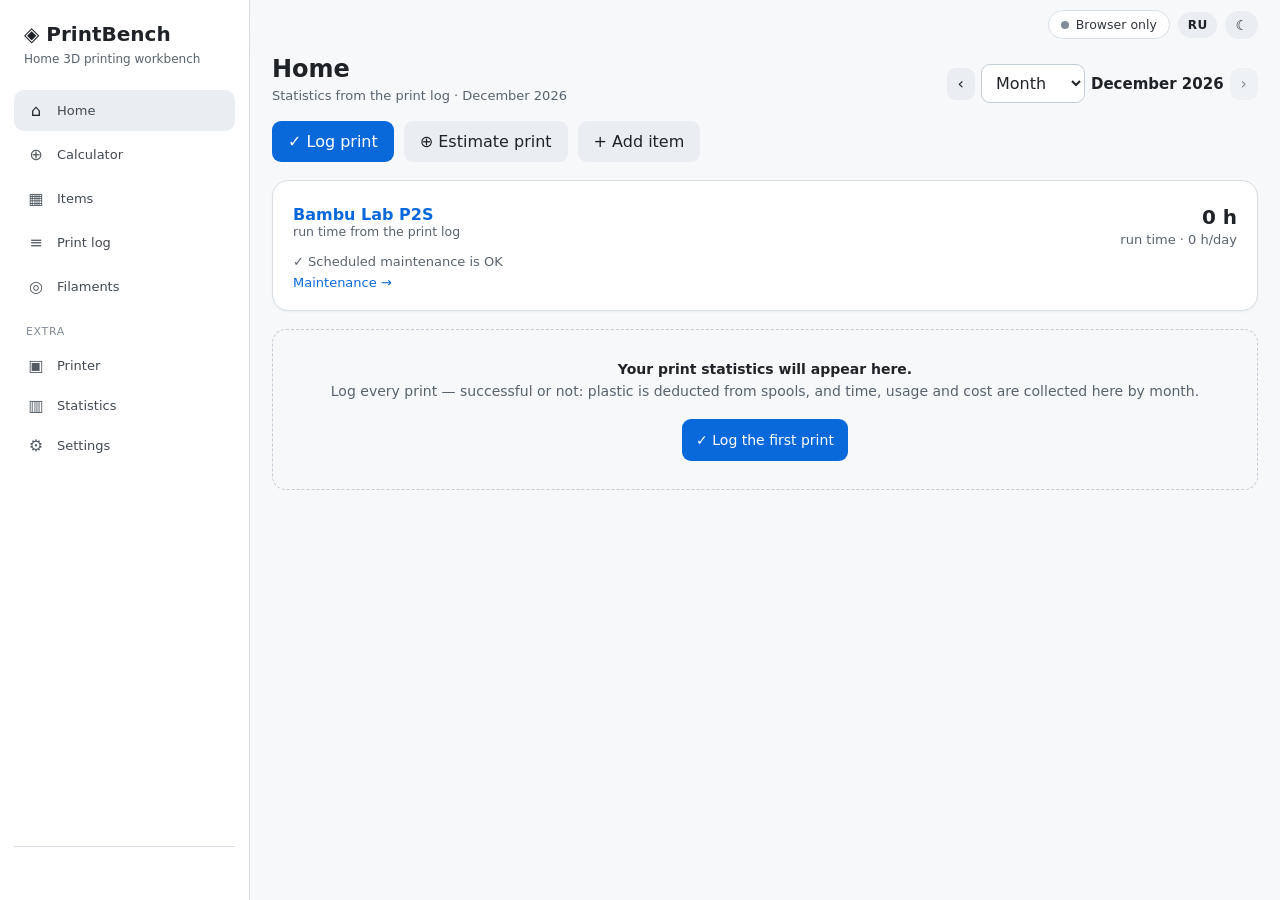
<file: index.html>
<!doctype html><html lang="ru"><head><meta charset="utf-8"><meta name="viewport" content="width=device-width,initial-scale=1"><title>PrintBench — мастерская домашней 3D-печати</title>
<meta name="description" content="PrintBench — мастерская домашней 3D-печати: калькулятор себестоимости, каталог изделий, учёт катушек филамента, журнал печати и обслуживание принтера. Работает в браузере, данные — у вас.">
<meta name="theme-color" content="#11161d"><link rel="icon" href="icon.svg" type="image/svg+xml"><link rel="manifest" href="manifest.webmanifest"><link rel="apple-touch-icon" href="icon.svg">
<script>(function(){var t="auto";try{t=localStorage.getItem("p2s_theme")||"auto"}catch(e){}var d=t==="auto"?(matchMedia("(prefers-color-scheme: light)").matches?"light":"dark"):t;document.documentElement.dataset.theme=d})()</script>
<link rel="stylesheet" href="css/style.css"></head></head><body><div class="app">
<aside class="side"><div class="brand"><b>◈ PrintBench</b><span>Мастерская домашней 3D-печати</span></div>
<nav class="mainnav" aria-label="Основные разделы"><a href="#home" data-nav="home"><span class="ic">⌂</span><span class="lbl">Главная</span><span class="lbs">Главная</span></a><a href="#calc" data-nav="calc"><span class="ic">⊕</span><span class="lbl">Калькулятор</span><span class="lbs">Расчёт</span></a><a href="#catalog" data-nav="catalog"><span class="ic">▦</span><span class="lbl">Изделия</span><span class="lbs">Изделия</span><span class="badge" id="navCount"></span></a><a href="#log" data-nav="log"><span class="ic">≡</span><span class="lbl">Журнал печати</span><span class="lbs">Журнал</span></a><a href="#spools" data-nav="spools"><span class="ic">◎</span><span class="lbl">Филаменты</span><span class="lbs">Филаменты</span><span class="badge warnb" id="navSpools"></span></a><button type="button" class="navmore" id="navMore" aria-expanded="false"><span class="ic">⋯</span><span class="lbl">Ещё</span><span class="lbs">Ещё</span></button></nav>
<nav class="subnav" id="subNav" aria-label="Дополнительно"><div class="navsep">Дополнительно</div><a href="#printer" data-nav="printer"><span class="ic">▣</span><span class="lbl">Принтер</span><span class="badge warnb" id="navPrinter"></span></a><a href="#stats" data-nav="stats"><span class="ic">▥</span><span class="lbl">Статистика</span></a><a href="#settings" data-nav="settings"><span class="ic">⚙</span><span class="lbl">Настройки</span></a></nav>
<div class="side-foot"><div class="status" id="status" role="status"></div></div></aside>
<main><header class="topbar"><div class="tb-brand">◈ PrintBench</div><div class="tb-right"><button type="button" class="syncpill" id="navFile" onclick="location.hash='settings/data'"></button><button type="button" class="themebtn langbtn" id="langBtn">EN</button><button type="button" class="themebtn" id="themeBtn" title="Светлая / тёмная тема"></button></div></header><div class="wrap">

<section class="page" id="page-home" hidden><div class="pagehead"><div><h1>Главная</h1><p id="dashSub">Обзор по журналу печати</p></div>
<div class="period"><button type="button" class="iconbtn" id="dPrev" title="Предыдущий период">‹</button><select id="dType" aria-label="Период"><option value="month">Месяц</option><option value="year">Год</option><option value="all">Всё время</option></select><b class="period-lbl" id="dLabel"></b><button type="button" class="iconbtn" id="dNext" title="Следующий период">›</button></div></div>
<div class="quick-actions"><button type="button" id="qaPrint">✓ Записать печать</button><button type="button" class="secondary" id="qaCalc">⊕ Рассчитать печать</button><button type="button" class="secondary" id="qaItem">+ Добавить изделие</button></div>
<section class="panel" id="dPrinterPanel"><div id="dPrinter"></div></section>
<div class="empty" id="dashEmpty" hidden></div>
<div id="dashBody"><div class="tiles dash-kpi" id="dashKpi"></div>
<div class="grid dash-grid"><section class="panel"><div class="filebar"><h2 style="margin:0" id="dChartTitle">По дням</h2><div class="seg" id="dMetric" role="tablist"><button type="button" data-v="cost">Себестоимость</button><button type="button" data-v="count">Печати</button></div></div><div id="dChart" class="vchart"></div></section>
<section class="panel"><h2>Структура затрат</h2><div id="dCats"></div></section></div>
<div class="grid dash-grid"><section class="panel"><h2>Филамент по материалам</h2><div id="dMats"></div></section>
<section class="panel"><div class="filebar"><h2 style="margin:0">Последние печати</h2><a href="#log" class="lnk">Весь журнал →</a></div><div id="dRecent"></div></section></div></div>
<section class="panel" id="dLowPanel"><div class="filebar"><h2 style="margin:0">Заканчиваются</h2><a href="#spools" class="lnk">Все филаменты →</a></div><div id="dLow"></div></section>
</section>

<section class="page" id="page-calc" hidden><div class="pagehead"><div><h1>Калькулятор</h1><p>Быстрый расчёт себестоимости. Сохранить результат как изделие — ниже.</p></div></div>
<div class="grid calc-grid"><section class="panel"><h2>Быстрый расчёт</h2><div class="fields"><label class="wide">Материал<select id="material"></select></label><label class="wide">Расход пластика, г<input id="grams" type="number" min="0" step="0.1" value="100" inputmode="decimal"></label><div class="wide lbl">Время печати<div class="tin"><input type="hidden" class="tin-v" id="hours" value="4"><span class="tin-f"><input type="text" class="tin-h" inputmode="decimal" value="4" aria-label="часы (можно дробные: 2,5 или 2:30)" title="Часы. Можно ввести дробные: 2,5 — или 2:30"><small>ч</small><input type="number" class="tin-m" min="0" max="59" step="1" inputmode="numeric" value="0" aria-label="минуты"><small>мин</small><small class="tin-d">= 4 ч</small></span><input type="range" class="tin-r" min="0" max="2880" step="5" value="240" aria-label="Время печати, до 48 ч"><div class="tin-scale"><span>0</span><span>12 ч</span><span>24 ч</span><span>36 ч</span><span>48 ч</span></div></div></div></div>
<details class="more" id="calcMore"><summary>Дополнительные параметры <small>принтер, доп. затраты, прототипы</small></summary><div class="fields"><label class="multi-pr">Принтер<select id="calcPrinter"></select></label><label>Доп. затраты, ₽<input id="extra" type="number" min="0" step="0.01" value="0"></label></div><div class="filebar" style="margin-top:14px"><h3 style="margin:0">Прототипы</h3><button type="button" class="secondary small" id="cProtoAdd">+ Прототип</button></div><div id="cProtos" style="margin-top:10px"></div></details>
<p class="muted" style="margin-bottom:0">Указывайте весь израсходованный пластик, включая поддержки и отходы.</p></section>
<section class="panel result-panel"><div class="muted">Себестоимость</div><div class="total" id="total">—</div><p class="muted" id="pergram" style="margin-top:0"></p>
<details class="more" id="calcBreak"><summary>Разбивка затрат</summary><div class="breakdown" id="breakdown"></div><h3>Структура затрат</h3><div id="bars"></div></details>
<div class="buttons"><button type="button" class="secondary" id="clear">Сбросить</button></div></section></div>
<section class="panel"><details class="more save-more" id="calcSave"><summary><b>Сохранить как изделие</b> <small>создать карточку изделия из этого расчёта</small></summary><div class="fields"><label class="wide">Название изделия<input id="name" placeholder="Например, держатель катушки"></label><label class="wide">Примечания<textarea id="notes" placeholder="Поддержки, настройки, версия модели..."></textarea></label></div><div class="buttons"><button type="button" id="saveOpen">Создать и открыть карточку</button><button type="button" class="secondary" id="save">Создать</button></div></details></section>
<details class="notice more"><summary>Как считается себестоимость</summary><p style="margin:8px 0 0">Расчёт: пластик (г × ₽/кг ÷ 1000) + электроэнергия (ч × Вт ÷ 1000 × ₽/кВт·ч) + амортизация (ч × стоимость принтера ÷ срок в годах ÷ часов в год) + обслуживание (ч × ₽/ч) + дополнительные затраты. Оплата труда и прибыль не включены. Изменение настроек пересчитывает ранее сохранённые изделия.</p></details></section>

<section class="page" id="page-catalog" hidden><div class="pagehead"><div><h1>Изделия</h1><p id="catSub"></p></div><div class="buttons" style="margin:0"><button type="button" id="newItem">+ Новое изделие</button><details class="menu"><summary class="iconbtn" title="Ещё действия" aria-label="Ещё действия">⋯</summary><div class="menu-list"><button type="button" id="bmOpen" title="Создать изделия из моделей, которые печатались на принтере (история Bambu Cloud)">⇣ Модели из Bambu Cloud</button><button type="button" id="structBtn" title="Перенести изделия по иерархии: вложить в сборку или вынести">⇄ Структура</button><button type="button" id="exportCsv" title="Экспорт каталога в CSV">⇩ Экспорт в CSV</button></div></details></div></div>
<div class="toolbar ptb"><input id="search" type="search" placeholder="Поиск: название, тег, материал"><select id="statusFilter" aria-label="Статус"></select><select id="matFilter" aria-label="Материал"></select><select id="catSort" aria-label="Сортировка"><option value="new">Сначала новые</option><option value="old">Сначала старые</option><option value="name">По названию</option><option value="costDesc">Сначала дорогие</option><option value="costAsc">Сначала дешёвые</option><option value="printed">Чаще печатаются</option></select><div class="seg" id="catView" role="tablist" aria-label="Вид"><button type="button" data-v="cards" title="Карточки">▦ Карточки</button><button type="button" data-v="table" title="Таблица">☰ Таблица</button></div></div>
<div class="structbar" id="structBar" hidden><span id="structInfo"></span><div class="buttons" style="margin:0"><button type="button" class="secondary" id="structRoot" hidden>⇱ На верхний уровень</button><button type="button" class="secondary" id="structCancel">Отменить</button><button type="button" id="structDone">Готово</button></div></div>
<div class="cards" id="catCards"></div>
<section class="panel" id="catTable"><div class="tablewrap"><table><thead><tr><th colspan="2">Изделие</th><th>Статус</th><th>Материалы</th><th class="num">Пластик</th><th class="num">Время</th><th class="num">Себестоимость</th><th>Дата</th></tr></thead><tbody id="rows"></tbody></table></div></section>
<div class="empty" id="empty">Пока нет сохранённых изделий.</div></section>

<section class="page" id="page-item" hidden><a href="#catalog" class="back">← Изделия</a><div class="pagehead" style="margin-top:8px"><div class="ithead"><div class="thumb big" id="itCover"></div><div><p class="itpath" id="itPath" hidden></p><h1 id="itTitle"></h1><p id="itMeta"></p></div></div>
<div class="buttons" style="margin:0"><button type="button" id="itPrintBtn">✓ Записать печать</button><details class="menu" id="itMenu"><summary class="iconbtn" title="Ещё действия" aria-label="Ещё действия">⋯</summary><div class="menu-list"><button type="button" data-act="moveItem">⇄ Переместить в иерархии</button><button type="button" data-act="descOpen">✎ Описание для MakerWorld</button><button type="button" data-act="dupItem">⧉ Дублировать</button><button type="button" class="danger-t" data-act="delItem">× Удалить изделие</button></div></details></div></div>
<div class="tabs" id="itTabs" role="tablist"><button type="button" data-tab="overview">Обзор</button><button type="button" data-tab="log">Журнал печати <span class="tabn" id="itTabLogN"></span></button></div>
<div class="tabpane" data-pane="overview"><div class="grid"><div>
<section class="panel"><h2>Основное</h2><div class="fields"><label class="wide">Название<input data-f="name"></label><label>Статус<select data-f="status" id="itStatus"></select></label><label>Теги<input data-f="tags" placeholder="через запятую"></label><label class="multi-pr">Принтер<select data-f="printerId" id="itPrinter"></select></label><label>Дата создания<input type="date" id="itCreated"></label><label class="wide">Описание<textarea data-f="notes" placeholder="Что это, для чего, кому подарено, что доработать..."></textarea></label></div></section>
<section class="panel" id="itPrintPanel"><h2>Печать</h2><div id="itParts"></div><div class="fields" style="margin-top:12px"><label>Доп. затраты, ₽<input data-f="extra" type="number" min="0" step="0.01" title="На одно изделие: крепёж, магниты, краска, упаковка"></label></div><details class="more"><summary>Настройки печати</summary><div class="fields"><label>Сопло, мм<input data-f="print.nozzle"></label><label>Высота слоя, мм<input data-f="print.layer"></label><label>Заполнение<input data-f="print.infill" placeholder="15% gyroid"></label><label>Стенки<input data-f="print.walls"></label><label>Поддержки<input data-f="print.supports" placeholder="Не нужны / tree, только на столе"></label><label>Пластина<input data-f="print.plate" placeholder="Textured PEI"></label><label class="wide">Прочее<textarea data-f="print.other" placeholder="Ориентация, ironing, особенности слайсинга..."></textarea></label></div></details></section>
<section class="panel" id="itKidsPanel"><div class="filebar" style="margin-bottom:10px"><h2 style="margin:0">Состав</h2><button type="button" class="secondary" data-act="addKid">+ Элемент</button></div><div id="itKids"></div></section></div><div>
<section class="panel"><h2>Себестоимость</h2><div class="total" id="itTotal"></div><p class="muted" id="itSummary" style="margin:2px 0 0"></p><details class="more"><summary>Подробнее</summary><div class="breakdown" id="itTreeCost"></div><div class="breakdown" id="itBreakdown"></div><div class="breakdown" id="itProtoCost"></div><h3>Материалы</h3><div id="itMats" class="breakdown" style="margin-top:0"></div><h3>Структура затрат</h3><div id="itBars"></div></details></section>
<section class="panel"><div class="filebar" style="margin-bottom:12px"><h2 style="margin:0">Фото</h2><button class="secondary" id="photoAdd">+ Добавить фото</button><input type="file" id="photoInput" accept="image/*" multiple hidden></div><div class="drop" id="photoDrop"><div class="photos" id="itPhotos"></div></div><p class="muted" id="photoHint"></p></section>
<section class="panel"><h2>Ссылки</h2><div id="itLinks"></div><div class="buttons" style="margin-top:6px"><button class="secondary small" data-act="addLink" data-preset="MakerWorld">+ MakerWorld</button><button class="secondary small" data-act="addLink" data-preset="Thingiverse">+ Thingiverse</button><button class="secondary small" data-act="addLink" data-preset="Printables">+ Printables</button><button class="secondary small" data-act="addLink" data-preset="">+ Ссылка</button></div></section></div></div></div>
<div class="tabpane" data-pane="log" hidden><section class="panel"><div class="filebar" style="margin-bottom:12px"><div><h2 style="margin:0">Печать</h2><p class="muted" id="itPrintSum" style="margin:4px 0 0"></p></div><div class="buttons" style="margin:0"><button type="button" class="secondary" data-act="addProto" id="protoStartBtn" title="Пробная печать: затраты уйдут в прототипы, в себестоимость изделия не войдут">⚗ Прототип</button><button type="button" data-act="printStart" id="printStartBtn">✓ Записать печать</button></div></div>
<div class="seg itlogseg" id="itLogSeg" role="tablist" aria-label="Какие печати показать" hidden><button type="button" data-v="">Все</button><button type="button" data-v="final">◈ В изделие</button><button type="button" data-v="proto">⚗ Прототипы <span class="tabn" id="itProtoN"></span></button></div><p class="muted protosum" id="itProtoSum" hidden></p>
<div id="printForm" hidden class="part pform" style="margin-bottom:14px"><div class="seg big" id="pfResultSeg" role="radiogroup" aria-label="Результат"><button type="button" data-v="ok" class="ok">✓ Успешно</button><button type="button" data-v="fail" class="bad">✕ Неудачно</button></div><input type="hidden" id="pfResult" value="ok"><div class="seg pfscope" id="pfScopeSeg" role="radiogroup" aria-label="Что напечатано" hidden><button type="button" data-v="own">Только это изделие</button><button type="button" data-v="whole">Вся сборка</button></div><input type="hidden" id="pfScope" value="own"><div class="pfpurpose"><div class="seg" id="pfPurposeSeg" role="radiogroup" aria-label="Назначение печати"><button type="button" data-v="final" title="Деталь готового изделия — идёт в напечатанные комплекты">◈ В изделие</button><button type="button" data-v="proto" title="Пробная печать — затраты уйдут в прототипы, в себестоимость изделия не войдут">⚗ Прототип</button></div><label class="inl" id="pfVerWrap" hidden>Версия<input id="pfVer" placeholder="v2" title="Версия прототипа / что проверяли"></label></div>
<div class="fields pfhead"><label>Дата<input type="date" id="pfDate"></label><label>Комплектов<input type="number" min="1" step="1" id="pfSets" value="1"></label><div class="lbl">Время печати<div class="tin compact"><input type="hidden" class="tin-v" id="pfHours" value="0"><span class="tin-f"><input type="text" class="tin-h" inputmode="decimal" value="0" aria-label="часы"><small>ч</small><input type="number" class="tin-m" min="0" max="59" step="1" inputmode="numeric" value="0" aria-label="минуты"><small>мин</small><small class="tin-d"></small></span></div></div><label class="multi-pr">Принтер<select id="pfPrinter"></select></label><label class="wide">Комментарий<input id="pfNote" placeholder="Причина неудачи, особенности"></label></div>
<h3 style="margin:16px 0 8px">Ещё на этом столе</h3><p class="muted" id="pfLinesHint" style="margin:0 0 8px" hidden>Затраты стола делятся между элементами по их плановому весу; долю можно поправить в записи журнала.</p><div id="pfLines"></div><button type="button" class="secondary small" data-act="pfLineAdd">+ Другой элемент на столе</button>
<h3 style="margin:16px 0 8px">Списание с катушек</h3><div id="pfRows"></div><div class="buttons"><button type="button" data-act="printSave">Сохранить и списать</button><button type="button" class="secondary" data-act="printCancel">Отмена</button></div></div>
<div id="itPrints"></div></section>
</div>
</section>
<dialog id="descDlg" class="dlg wide" aria-labelledby="descTitle"><div class="dlg-head"><h2 id="descTitle">Описание для MakerWorld</h2><button type="button" class="iconbtn" id="descClose" title="Закрыть" aria-label="Закрыть">×</button></div><div class="filebar" style="margin-bottom:12px"><div class="toolbar"><select data-f="desc.lang" id="descLang"><option value="ru">Шаблон на русском</option><option value="en">Template in English</option></select><button id="descCopy">Скопировать текст</button></div></div><div class="grid"><div class="fields" style="grid-template-columns:1fr;align-content:start"><label>Вступление — что это и зачем<textarea data-f="desc.intro" style="min-height:110px"></textarea></label><label>Что ещё понадобится (крепёж, магниты...)<textarea data-f="desc.hardware" placeholder="4× винт M3×10&#10;2× магнит 6×3 мм"></textarea></label><label>Сборка<textarea data-f="desc.assembly"></textarea></label><label>Советы по печати<textarea data-f="desc.tips"></textarea></label></div><div><div class="muted" style="margin-bottom:6px">Готовый текст — детали и настройки подставляются автоматически</div><pre class="desc-preview" id="descOut"></pre></div></div></dialog>

<section class="page" id="page-spools" hidden><div class="pagehead"><div><h1>Филаменты</h1><p>Катушки на складе. Остатки списываются по журналу печати</p></div><div class="buttons" style="margin:0"><button type="button" id="spoolAdd">+ Катушка</button><details class="menu"><summary class="iconbtn" title="Ещё действия" aria-label="Ещё действия">⋯</summary><div class="menu-list"><button type="button" id="bfOpen" title="Сверить остатки катушек Bambu Lab с данными AMS из Bambu Lab Cloud">⇣ Сверить с Bambu Cloud</button></div></details></div></div>
<div class="tiles" id="spoolTiles" style="margin-bottom:16px;grid-template-columns:repeat(auto-fill,minmax(190px,1fr))"></div>
<div class="toolbar ptb"><input id="spoolSearch" type="search" placeholder="Поиск: цвет, серия, магазин"><select id="spoolMat" aria-label="Материал"></select><select id="spoolBrand" aria-label="Производитель"></select><select id="spoolFilter" aria-label="Наличие"><option value="active">В наличии</option><option value="low">Заканчиваются</option><option value="empty">Закончились</option><option value="all">Все</option></select><select id="spoolGroup" aria-label="Группировка"><option value="none">Без группировки</option><option value="material">По типу пластика</option></select><select id="spoolSort" aria-label="Сортировка"><option value="remAsc">Остаток: меньше → больше</option><option value="remDesc">Остаток: больше → меньше</option><option value="dateDesc">Дата покупки: новые</option><option value="dateAsc">Дата покупки: старые</option><option value="name">По названию</option></select><div class="seg" id="spoolView" role="tablist" aria-label="Вид"><button type="button" data-v="cards" title="Карточки">▦</button><button type="button" data-v="table" title="Таблица">☰</button></div></div>
<div id="spoolCards"></div>
<section class="panel" id="spoolTable"><div class="tablewrap"><table><thead><tr><th style="width:40px"></th><th>Производитель</th><th>Серия и цвет</th><th>Материал</th><th style="width:230px">Остаток</th><th class="num">Цена</th><th>Куплена</th><th>Статус</th></tr></thead><tbody id="spoolRows"></tbody></table></div></section>
<div class="empty" id="spoolEmpty">Катушек пока нет.</div></section>

<section class="page" id="page-spool" hidden><a href="#spools" class="back">← Филаменты</a><div class="pagehead" style="margin-top:8px"><div style="display:flex;gap:14px;align-items:center"><span class="swatch big" id="spSwatch"></span><div><h1 id="spTitle"></h1><p id="spMeta"></p></div></div><div class="buttons" style="margin:0"><button type="button" id="spNew" title="Пустая катушка с тем же материалом и диаметром">+ Новая катушка</button><details class="menu"><summary class="iconbtn" title="Ещё действия" aria-label="Ещё действия">⋯</summary><div class="menu-list"><button type="button" id="spDup" title="Копия этой катушки: производитель, серия, цвет, цена">⧉ Дублировать</button><button type="button" class="danger-t" id="spDel">× Удалить катушку</button></div></details></div></div>
<div class="grid"><section class="panel"><h2>Основное</h2><div class="fields"><label>Материал<select data-sf="materialId" id="spMat"></select></label><label>Производитель<select data-sf="brand" id="spBrand"></select></label><div class="lbl">Серия<input data-sf="series" list="dlSeries" autocomplete="off" placeholder="PLA Basic, PETG HF..."><datalist id="dlSeries"></datalist><div class="quick" id="spSeriesQ"></div></div><label>Статус<select data-sf="status" id="spStatus"></select></label><div class="wide lbl">Цвет<div class="colors" id="spColors"></div><div class="colcustom" id="spColorEdit"></div><p class="muted" style="margin:6px 0 0">Радужный или многоцветный филамент — «+ оттенок»: образец станет градиентом.</p></div><label>Вес филамента, г<input data-sf="net" type="number" min="0" step="1"></label><label>Цена катушки, ₽<input data-sf="price" type="number" min="0" step="0.01"></label></div>
<details class="more"><summary>Дополнительно <small>диаметр, вес пустой катушки, даты, магазин, заметки</small></summary><div class="fields"><label>Диаметр, мм<input data-sf="diameter" type="number" min="0" step="0.01"></label><label>Вес пустой катушки, г<input data-sf="empty" type="number" min="0" step="1" placeholder="неизвестен"></label><label>Дата покупки<input data-sf="purchased" type="date"></label><div class="lbl">Магазин<input data-sf="store" list="dlStores" autocomplete="off" placeholder="Ozon, WB, сайт производителя"><datalist id="dlStores"></datalist><div class="quick" id="spStoreQ"></div></div><label>Вскрыта<input data-sf="opened" type="date"></label><label>Последняя сушка<input data-sf="dried" type="date"></label><label class="wide">Примечания<textarea data-sf="notes" placeholder="Температуры, впечатления, где хранится"></textarea></label></div></details></section>
<div><section class="panel"><h2>Остаток</h2><div class="total" id="spRem"></div><p class="muted" id="spRemSub" style="margin:2px 0 10px"></p><div class="minibar" style="height:9px"><div id="spRemBar"></div></div>
<h3>Корректировка</h3><div class="fields corr"><label>Действие<select id="corrMode"><option value="set">Установить остаток</option><option value="sub">Списать</option><option value="add">Добавить</option></select></label><label>Значение<input id="corrVal" type="number" min="0" step="0.1"></label><label>Единицы<select id="corrUnit"><option value="g">граммы</option><option value="m">метры</option></select></label><label class="wide">Комментарий<input id="corrNote" placeholder="Например: по данным AMS / Bambu Handy"></label></div><p class="muted" id="corrHint" style="min-height:17px"></p><button id="corrApply">Применить</button>
<h3>Взвешивание</h3><div class="fields"><label>Вес катушки на весах, г<input id="weighGross" type="number" min="0" step="1"></label><div style="align-self:end;display:grid;gap:8px"><button id="weighApply" class="secondary">Пересчитать остаток</button><button id="weighNew" class="secondary">Это новая катушка</button></div></div><p class="muted" id="weighHint"></p></section></div></div>
<section class="panel"><h2>Отзыв о катушке</h2><div class="stars-in" id="spStars"></div><div class="rtags" id="spRtags"></div><label class="lbl" style="margin-top:10px">Комментарий<textarea data-sf="review" placeholder="Температура, скорость, что получилось, что нет"></textarea></label><p class="muted" id="spRateStat" style="margin:8px 0 0"></p></section>
<section class="panel"><h2>История</h2><div class="tablewrap"><table class="mini"><thead><tr><th>Дата</th><th>Событие</th><th class="num">Изменение</th><th class="num">Остаток</th><th></th></tr></thead><tbody id="spHist"></tbody></table></div></section></section>

<section class="page" id="page-log" hidden><div class="pagehead"><div><h1>Журнал печати</h1><p id="logSub"></p></div><div class="buttons" style="margin:0"><button type="button" id="logAdd">✓ Записать печать</button><details class="menu"><summary class="iconbtn" title="Ещё действия" aria-label="Ещё действия">⋯</summary><div class="menu-list"><button type="button" id="bbOpen" title="Загрузить историю печати из Bambu Lab Cloud">⇣ Импорт из Bambu Cloud</button></div></details></div></div>
<div class="toolbar ptb"><div class="seg" id="logViewSeg" role="tablist" aria-label="Вид"><button type="button" data-v="timeline">Хронология</button><button type="button" data-v="month">По месяцам</button><button type="button" data-v="year">По годам</button><button type="button" data-v="list">Таблица</button></div><select id="logResult" aria-label="Результат"><option value="">Все результаты</option><option value="ok">Успешные</option><option value="fail">Неудачные</option><option value="proto">⚗ Прототипы</option><option value="final">◈ Без прототипов</option></select><input id="logSearch" type="search" placeholder="Поиск по изделию"><input type="hidden" id="logView" value="timeline"></div>
<div id="logTimeline" class="timeline"></div>
<section class="panel" id="logTableWrap"><div class="tablewrap" id="logTable"><table><thead id="logHead"></thead><tbody id="logRows"></tbody></table></div></section>
<div class="empty" id="logEmpty">Записей пока нет.</div></section>

<section class="page" id="page-stats" hidden><div class="pagehead"><div><h1>Статистика</h1><p id="statsScope"></p></div><select id="statMat" aria-label="Фильтр по материалу"></select></div>
<section class="panel"><h2>Принтеры</h2><div class="tablewrap"><table class="mini"><thead><tr><th>Принтер</th><th class="num">Наработка</th><th class="num">Загрузка/день</th><th class="num">Печатей</th><th class="num">Успешных</th><th class="num">Филамент</th><th class="num">Потери на браке</th><th class="num">Ресурс</th><th>Обслуживание</th></tr></thead><tbody id="statPrinters"></tbody></table></div></section>
<section class="panel"><h2>Производители и пластики</h2><p class="muted" style="margin-top:0">Средняя оценка катушек (★ в карточке катушки), доля неудачных печатей по журналу и частые отметки. «Лучший» — самая высокая оценка среди производителей одного материала.</p><p class="muted" id="statBrandsEmpty" style="margin:0">Оцените катушки в разделе «Филаменты» — здесь появится сравнение производителей.</p><div class="tablewrap" id="statBrandsWrap"><table class="mini"><thead><tr><th>Производитель</th><th>Материал</th><th class="num" title="Оценено / всего катушек">Катушек</th><th>Оценка</th><th class="num">Печатей</th><th class="num">Неудачных</th><th class="num">Цена/кг</th><th>Частые отметки</th></tr></thead><tbody id="statBrands"></tbody></table></div></section>
<section class="panel"><p class="muted" id="statsEmpty" style="margin:0">Статистика появится после сохранения первого изделия.</p><div id="statsBody"><div class="tiles" id="statTiles"></div><p class="muted top" id="statExtra"></p><div class="grid" style="margin-top:6px"><div><h3>Структура затрат</h3><div id="statBars"></div></div><div><h3>По материалам</h3><div class="tablewrap"><table class="mini"><thead><tr><th>Материал</th><th class="num">Изделий</th><th class="num">Пластик</th><th class="num">Стоимость</th><th>Доля по массе</th></tr></thead><tbody id="statMats"></tbody></table></div></div></div><h3>По месяцам</h3><div class="tablewrap"><table class="mini"><thead><tr><th>Месяц</th><th class="num">Изделий</th><th class="num">Пластик</th><th class="num">Время</th><th class="num">Себестоимость</th><th></th></tr></thead><tbody id="statMonths"></tbody></table></div></div></section></section>

<section class="page" id="page-printer" hidden><div class="pagehead"><div><h1 id="prTitle">Принтер</h1><p id="prMeta"></p></div><div class="buttons" style="margin:0"><select id="prSel" aria-label="Принтер"></select><button type="button" class="secondary" id="prRefresh" title="Обновить данные из Bambu Lab Cloud">↻ Bambu Cloud</button></div></div>
<div class="tabs" id="prTabs" role="tablist"><button type="button" data-tab="state">Состояние</button><button type="button" data-tab="maint">Обслуживание <span class="tabn" id="prTabMaintN"></span></button><button type="button" data-tab="stats">Статистика</button></div>
<div class="tabpane" data-prpane="state"><div class="tiles dash-kpi" id="prTiles"></div><section class="panel" id="prAmsPanel" hidden><div class="filebar"><h2 style="margin:0">Сейчас в AMS</h2><button type="button" class="secondary small" id="prAmsRead" title="Прочитать живой отчёт принтера через Bambu Cloud">↻ Прочитать AMS</button></div><div id="prAms"></div></section><div class="grid"><section class="panel"><h2>Bambu Lab Cloud</h2><div id="prCloud"></div></section><section class="panel"><div class="filebar"><h2 style="margin:0">Ближайшее обслуживание</h2><button type="button" class="linkbtn lnk" data-tabgo="maint">Весь регламент →</button></div><div id="prNext"></div></section></div></div>
<div class="tabpane" data-prpane="maint" hidden><section class="panel"><h2>Регламент обслуживания</h2><p class="muted" style="margin-top:0" id="prMaintSub"></p><div id="prMaint"></div><p class="muted top">Регламент — по рекомендациям Bambu Lab для P2S (wiki.bambulab.com). Наработка считается по журналу печати и прототипам, плюс «Наработка до начала учёта» из настроек принтера. Отметки синхронизируются вместе с данными.</p></section></div>
<div class="tabpane" data-prpane="stats" hidden><div class="tiles dash-kpi" id="prStatTiles"></div><section class="panel"><h2>По месяцам</h2><div class="tablewrap"><table class="mini"><thead><tr><th>Месяц</th><th class="num">Часы</th><th class="num">Печатей</th><th class="num">Успешных</th><th class="num">Филамент</th><th></th></tr></thead><tbody id="prMonths"></tbody></table></div></section></div>
</section>

<section class="page" id="page-settings" hidden><div class="pagehead"><div><h1>Настройки</h1></div></div>
<div class="tabs" id="setTabs" role="tablist"><button type="button" data-tab="general">Общие</button><button type="button" data-tab="data">Данные</button><button type="button" data-tab="materials">Материалы</button><button type="button" data-tab="printers">Принтеры</button><button type="button" data-tab="bambu">Bambu Cloud</button></div>
<div data-setpane="general"><section class="panel"><h2>Общие</h2><div class="fields"><label>Тема<select id="themeSel"><option value="auto">Как в системе</option><option value="dark">Тёмная</option><option value="light">Светлая</option></select></label><label>Язык · Language<select id="langSel"><option value="ru">Русский</option><option value="en">English</option></select></label><label>Тариф, ₽/кВт·ч<input id="tariff" type="number" min="0" step="0.01" value="7"></label><label>Порог «мало», г<input id="lowStock" type="number" min="0" step="10" value="200" title="Катушки с меньшим остатком попадают в «Заканчиваются»"></label></div></section></div>
<div data-setpane="data" hidden><section class="panel"><div class="filebar"><div><h2>Хранилище данных</h2><div class="filestate" id="stState"></div></div><div class="buttons" style="margin:0"><button id="stReconnect">Войти</button><button id="stSaveNow">Сохранить сейчас<span class="kbd">Ctrl+S</span></button><button class="danger" id="stDetach">Отключить</button></div></div><label class="check" id="autosaveWrap"><input type="checkbox" id="autosave" checked> Автосохранение при каждом изменении</label><div class="notice top" id="legacyNote" hidden></div>
<div class="stores"><div class="store-opt" id="optFolder"><h3>Папка на компьютере</h3><p class="muted">Файл данных, photos/ и backups/ в выбранной папке. Удобно положить папку в OneDrive/Яндекс Диск. Только Chrome и Edge на компьютере.</p><button class="secondary" id="dirPick">Выбрать папку</button><p class="muted" id="dirNote" style="margin:8px 0 0">Этот браузер не поддерживает работу с папками.</p></div>
<div class="store-opt" id="optDrive"><h3>Google Drive</h3><p class="muted">Работает в любом браузере, в том числе на телефоне. Данные — в папке «3D Print Calculator» вашего Google Drive; приложение видит только свои файлы.</p><button class="secondary" id="gdPick">Подключить Google Drive</button>
<a class="lnk gdhelp" href="https://github.com/FominS/3d-print-calculator/blob/main/docs/google-drive-setup.md" target="_blank" rel="noopener">Как подключить Google Drive ↗</a><p class="muted" id="gdNoCfg" hidden style="margin:8px 0 0">Google Client ID не задан в <code>js/config.js</code> — см. инструкцию.</p></div></div>
<p class="muted top">Данные всегда дополнительно хранятся в этом браузере. Хранилище нужно, чтобы они не потерялись, были доступны на других устройствах и чтобы хранить фото.</p>
<h3>Резервная копия</h3><div class="buttons" style="margin-top:0"><button class="secondary" id="exportJson">Скачать JSON</button><button class="secondary" id="importJson">Импорт JSON</button><input type="file" id="fileInput" accept="application/json,.json" hidden></div><h3>История в браузере</h3><p class="muted" style="margin-top:0">Снимки данных, сохранённые в этом браузере: раз в день и перед каждой заменой данных (загрузка из хранилища, импорт, восстановление). Хранятся последние 20.</p><div id="snapList"></div></section></div>
<div data-setpane="bambu" hidden><section class="panel" id="bambuPanel"><div class="filebar"><div><h2>Bambu Lab Cloud</h2><div class="filestate" id="bbState"></div></div><div class="buttons" style="margin:0"><button class="secondary" id="bbOpen2" hidden>⇣ Импорт в журнал</button><button class="danger" id="bbLogout" hidden>Выйти</button></div></div>
<p class="muted">Импорт истории печати из облака Bambu Lab (P2S, P1S, X1, A1 и др.) в журнал. Браузер не может обращаться к Bambu Cloud напрямую, поэтому запросы идут через ваш Cloudflare Worker. <a class="lnk" href="https://github.com/FominS/3d-print-calculator/blob/main/docs/bambu-cloud-setup.md" target="_blank" rel="noopener">Как настроить ↗</a></p>
<div class="fields"><label class="wide">Адрес прокси (Cloudflare Worker)<input id="bbProxy" type="url" placeholder="https://bambu-proxy.ваше-имя.workers.dev" autocomplete="off"></label><label>Регион аккаунта<select id="bbRegion"><option value="global">Глобальный (bambulab.com)</option><option value="cn">Китай (bambulab.cn)</option></select></label></div>
<div id="bbLoginBox"><h3>Вход</h3><div class="fields"><label>Email аккаунта Bambu Lab<input id="bbEmail" type="email" autocomplete="username"></label><label>Пароль<input id="bbPass" type="password" autocomplete="current-password"></label></div><div class="buttons"><button id="bbLogin">Войти</button><button class="secondary" id="bbCodeOnly">Войти по коду из письма</button></div>
<div id="bbCodeBox" hidden><p class="muted" id="bbCodeHint" style="margin:10px 0 0">Bambu Lab отправил код на почту.</p><div class="fields"><label>Код из письма<input id="bbCode" inputmode="numeric" autocomplete="one-time-code"></label></div><div class="buttons"><button id="bbCodeOk">Подтвердить</button><button class="secondary" id="bbResend">Отправить код ещё раз</button></div></div>
<details class="more"><summary>Ввести токен вручную <small>если включена двухфакторная аутентификация</small></summary><div class="fields"><label class="wide">Access token<input id="bbToken" type="password" autocomplete="off"></label></div><div class="buttons"><button class="secondary" id="bbTokenOk">Сохранить токен</button></div></details></div>
<p class="muted top">Пароль не сохраняется. Токен (действует около 3 месяцев) хранится только в этом браузере и не попадает в файл данных и Google Drive. API Bambu Lab неофициальное и может измениться.</p></section></div>
<div data-setpane="materials" hidden><section class="panel"><h2>Материалы</h2><div id="materialsList"></div><h3>Добавить материал</h3><div class="fields"><label>Название<input id="newMatName" placeholder="PETG-CF"></label><label>Цена, ₽/кг<input id="newMatPrice" type="number" min="0" step="0.01" placeholder="1500"></label></div><div class="buttons"><button class="secondary" id="addMaterial">Добавить материал</button></div><p class="muted">Плотность нужна для пересчёта граммов в метры (для 1,75 мм: PLA ≈ 2,98 г/м).</p></section>
<section class="panel" id="libPanel"><div class="filebar" style="margin-bottom:6px"><h2 style="margin:0">Справочники катушек</h2><button class="secondary small" id="libReset" title="Добавить стандартные значения, не удаляя ваши">+ стандартные значения</button></div><p class="muted" style="margin-top:4px">Используются при заполнении катушки. Новые производители, серии и магазины из карточек катушек добавляются сюда сами. Переименование применяется ко всем катушкам.</p>
<h3>Производители и серии</h3><div id="libBrands"></div><div class="libnew"><input id="libBrandAdd" placeholder="Новый производитель"><button class="secondary" id="libBrandAddBtn">Добавить</button></div>
<h3>Магазины</h3><div class="chips" id="libStores"></div>
<h3>Цвета</h3><p class="muted" style="margin-top:0">Для радужных и многоцветных филаментов добавьте несколько оттенков — образец станет градиентом. Изменение оттенков применяется к катушкам этого цвета.</p><div id="libColors"></div><div class="libnew"><input id="libColorAdd" placeholder="Новый цвет, например «Радуга silk»"><button class="secondary" id="libColorAddBtn">Добавить</button></div></section></div>
<div data-setpane="printers" hidden><section class="panel"><div class="filebar" style="margin-bottom:12px"><h2 style="margin:0">Принтеры</h2><button class="secondary" id="printerAdd">+ Принтер</button></div><div id="printersList"></div></section></div>
</section>

</div></main></div>
<dialog id="pickDlg" class="dlg" aria-labelledby="pickTitle"><div class="dlg-head"><h2 id="pickTitle">Записать печать</h2><button type="button" class="iconbtn" id="pickClose" title="Закрыть" aria-label="Закрыть">×</button></div><p class="muted" style="margin:0 0 10px">Выберите изделие, которое печатали</p><input id="pickSearch" type="search" placeholder="Найти изделие" autocomplete="off"><div id="pickList" class="picklist"></div></dialog>
<dialog id="peDlg" class="dlg wide" aria-labelledby="peTitle"><div class="dlg-head"><h2 id="peTitle">Запись журнала</h2><button type="button" class="iconbtn" id="peClose" title="Закрыть" aria-label="Закрыть">×</button></div>
<p class="muted" id="peSub" style="margin:0 0 10px"></p><div class="seg big" id="peResultSeg" role="radiogroup" aria-label="Результат"><button type="button" data-v="ok" class="ok">✓ Успешно</button><button type="button" data-v="fail" class="bad">✕ Неудачно</button></div>
<div class="fields pfhead pehead"><label>Дата<input type="date" id="peDate"></label><div class="lbl">Время печати<div class="tin compact"><input type="hidden" class="tin-v" id="peHours" value="0"><span class="tin-f"><input type="text" class="tin-h" inputmode="decimal" value="0" aria-label="часы"><small>ч</small><input type="number" class="tin-m" min="0" max="59" step="1" inputmode="numeric" value="0" aria-label="минуты"><small>мин</small><small class="tin-d"></small></span></div></div><label class="multi-pr">Принтер<select id="pePrinter"></select></label><label class="wide">Комментарий<input id="peNote" placeholder="Причина неудачи, особенности"></label></div>
<h3 style="margin:16px 0 8px">Что на столе</h3><p class="muted" style="margin:0 0 8px">Несколько элементов одного изделия на одном столе — отдельными строками. ⚗ — прототип (в себестоимость изделия не входит), ✕ брак — деталь не получилась, % — доля затрат стола, пустое поле — по плановому весу.</p><div id="peLines"></div><button type="button" class="secondary small" id="peLineAdd">+ Элемент на столе</button>
<h3 style="margin:16px 0 8px">Списание с катушек</h3><div id="peRows"></div><button type="button" class="secondary" id="peAdd">+ Строка списания</button>
<div class="buttons" style="margin-top:14px"><button type="button" id="peSave">Сохранить</button><button type="button" class="secondary" id="peCancel">Отмена</button></div></dialog>
<dialog id="linkDlg" class="dlg" aria-labelledby="linkTitle"><div class="dlg-head"><h2 id="linkTitle">Изделие для печати</h2><button type="button" class="iconbtn" id="linkClose" title="Закрыть" aria-label="Закрыть">×</button></div><p class="muted" id="linkSub" style="margin:0 0 10px"></p><button type="button" class="linkbtn lnk" id="linkBack" hidden style="margin-bottom:8px">← к выбору изделия</button><input id="linkSearch" type="search" placeholder="Найти изделие" autocomplete="off"><div id="linkList" class="picklist"></div><div class="buttons" style="margin-top:12px"><button type="button" class="secondary" id="linkNew">+ Новое изделие из этой печати</button><button type="button" class="secondary" id="linkNone">Отвязать</button></div></dialog>
<dialog id="bmDlg" class="dlg wide" aria-labelledby="bmTitle"><div class="dlg-head"><h2 id="bmTitle">Модели из истории Bambu Cloud</h2><button type="button" class="iconbtn" id="bmClose" title="Закрыть" aria-label="Закрыть">×</button></div>
<p class="muted" style="margin:0 0 8px">Модели, которые печатались на принтере, с картинками. Каждый стол (plate) станет элементом изделия с временем и граммами из печати; записи журнала, импортированные из облака, можно сразу привязать.</p>
<div class="toolbar bb-tb"><label class="check" style="margin:0"><input type="checkbox" id="bmShowDone"> показывать уже в каталоге</label><button type="button" class="secondary small" id="bmReload">↻ Обновить</button></div>
<p class="muted" id="bmInfo" style="margin:8px 0"></p><div id="bmList" class="bblist"></div>
<div class="buttons bb-foot"><button type="button" id="bmApply">Создать / связать</button><span class="muted" id="bmSelInfo"></span></div></dialog>
<dialog id="bbDlg" class="dlg wide" aria-labelledby="bbTitle"><div class="dlg-head"><h2 id="bbTitle">Импорт из Bambu Cloud</h2><button type="button" class="iconbtn" id="bbClose" title="Закрыть" aria-label="Закрыть">×</button></div>
<div class="toolbar bb-tb"><select id="bbDevice" aria-label="Принтер Bambu Lab"><option value="">Все принтеры аккаунта</option></select><label class="inlinesel">Записать на<select id="bbPrinter"></select></label><label class="check" style="margin:0"><input type="checkbox" id="bbShowDone"> показывать импортированные</label><button type="button" class="secondary small" id="bbReload">↻ Обновить</button></div>
<p class="muted" id="bbInfo" style="margin:8px 0"></p><div id="bbList" class="bblist"></div>
<div class="buttons bb-foot"><button type="button" id="bbImport">Импортировать</button><span class="muted" id="bbSelInfo"></span></div></dialog>
<dialog id="bfDlg" class="dlg wide" aria-labelledby="bfTitle"><div class="dlg-head"><h2 id="bfTitle">Катушки из Bambu Cloud</h2><button type="button" class="iconbtn" id="bfClose" title="Закрыть" aria-label="Закрыть">×</button></div>
<p class="muted" style="margin:0 0 8px">Фирменные катушки Bambu Lab, которые AMS считал по RFID. Остаток — оценка AMS. Он запишется в катушку как «Установлен остаток»; печати после этого спишутся уже от него.</p>
<div class="toolbar bb-tb"><label class="check" style="margin:0"><input type="checkbox" id="bfShowSame"> показывать без изменений</label><button type="button" class="secondary small" id="bfReload">↻ Обновить</button></div>
<p class="muted" id="bfInfo" style="margin:8px 0"></p><div id="bfList" class="bblist"></div>
<div class="buttons bb-foot"><button type="button" id="bfApply">Применить</button><span class="muted" id="bfSelInfo"></span></div></dialog>
<div class="vtip" id="vtip" role="tooltip" hidden></div>
<script src="js/i18n-en.js"></script>
<script src="js/i18n.js"></script>
<script src="js/config.js"></script>
<script src="js/gdrive.js"></script>
<script src="js/bambu.js"></script>
<script>/* Демо-режим: index.html?demo (сброс — ?demo=reset). См. mock/README.md */if(new URLSearchParams(location.search).has('demo'))document.write('<script src="mock/demo-data.js"><\/script><script src="mock/demo.js"><\/script><script src="mock/bambu-mock.js"><\/script>')</script>
<script src="js/app.js"></script>
</body></html>
</file>
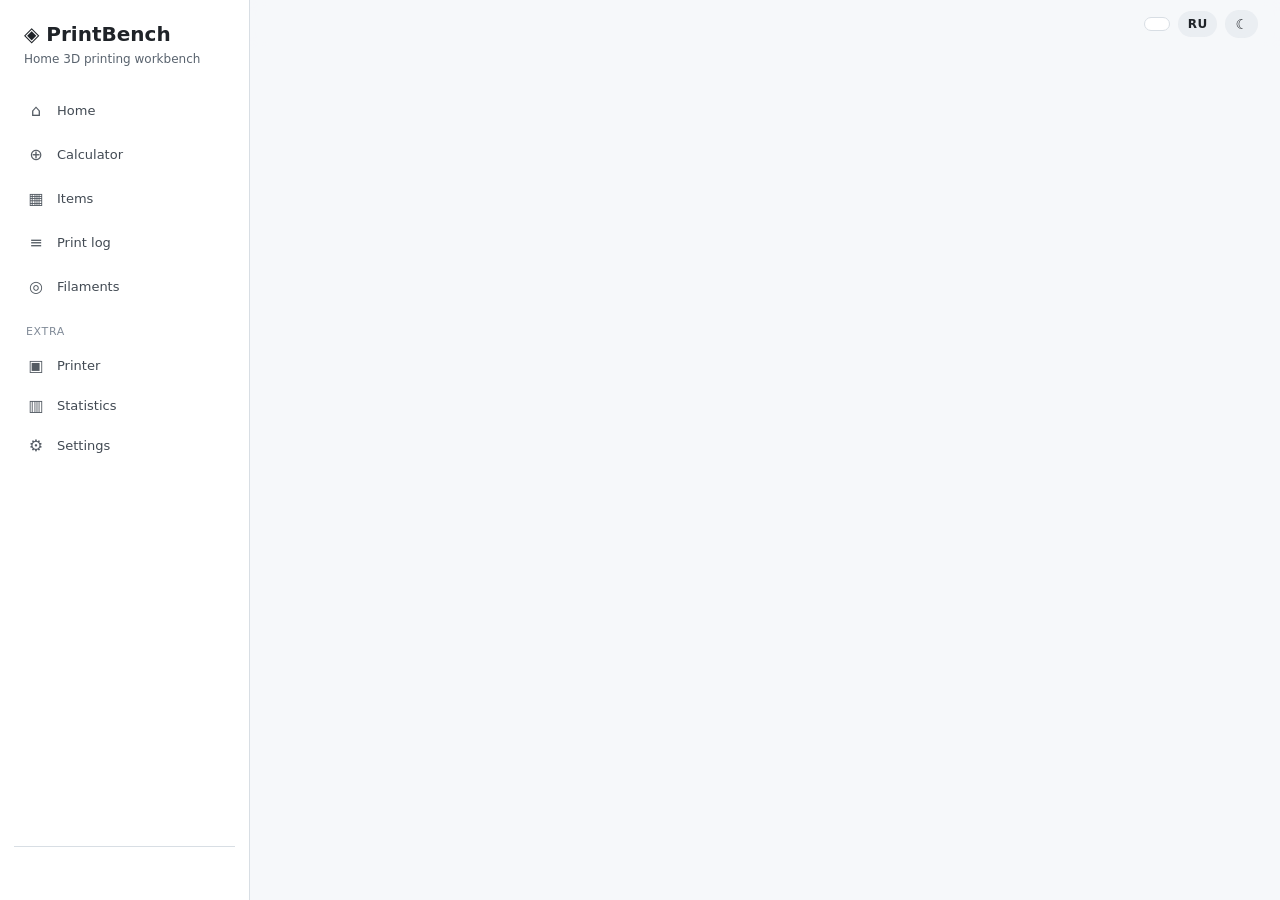
<file: 3d_print_cost.html>
<!doctype html><html lang="ru"><head><meta charset="utf-8"><title>PrintBench</title><meta http-equiv="refresh" content="0; url=./"><link rel="canonical" href="./"></head><body><p>Калькулятор переехал: <a href="./">открыть</a>.</p></body></html>
</file>
<file: css/style.css>
:root{color-scheme:dark;--bg:#0d1117;--side:#11161d;--side-line:#2a313c;--panel:#161b22;--panel-line:#2a313c;--sub:#0f141a;--input:#0d1117;--line:#262c36;--input-line:#3a424e;--input-line-hover:#545d69;--text:#e6edf3;--text2:#d1d9e0;--text3:#b7bfc8;--muted:#9198a1;--faint2:#6e7681;--faint:#3d444d;--hover:#1c222b;--sel:#182437;--active:#212833;--notice:#1c222b;--btn2:#262d36;--btn2-fg:#f0f6fc;--danger:#a4262c;--accent:#2f6fe0;--accent2:#4c8dff;--link:#58a6ff;--info-bg:#132a4a;--ok-bg:#12301f;--ok-fg:#7ee2a8;--idea-bg:#28233d;--idea-fg:#c8b6ff;--warn-bg:#2e2610;--warn-fg:#e3b341;--warn-line:#6b5212;--bad-bg:#3a1a1c;--bad-fg:#ff8b84;--ok-text:#7ee2a8;--text-strong:#ffffff;--neg:#ff8b84;--pos:#7ee2a8;--shadow:#0009}
:root[data-theme=light]{color-scheme:light;--bg:#f6f8fa;--side:#ffffff;--side-line:#d8dee4;--panel:#ffffff;--panel-line:#d8dee4;--sub:#f6f8fa;--input:#ffffff;--line:#e3e8ee;--input-line:#c4cdd6;--input-line-hover:#8c959f;--text:#1f2328;--text2:#31363d;--text3:#424a53;--muted:#59636e;--faint2:#818b98;--faint:#b8c0ca;--hover:#eff2f5;--sel:#ddf4ff;--active:#eaeef2;--notice:#eff2f5;--btn2:#eaeef2;--btn2-fg:#1f2328;--danger:#cf222e;--accent:#0969da;--accent2:#0969da;--link:#0969da;--info-bg:#ddf4ff;--ok-bg:#dafbe1;--ok-fg:#1a7f37;--idea-bg:#fbefff;--idea-fg:#8250df;--warn-bg:#fff8c5;--warn-fg:#7d4e00;--warn-line:#d4a72c;--bad-bg:#ffebe9;--bad-fg:#cf222e;--ok-text:#1a7f37;--text-strong:#0d1117;--neg:#cf222e;--pos:#1a7f37;--shadow:#1f232833}
:root[data-theme=light] .panel{box-shadow:0 1px 2px #1f23280d}
:root[data-theme=light] input[type=range]{accent-color:var(--accent)}

:root{font-family:Inter,system-ui,-apple-system,Segoe UI,sans-serif;background:var(--bg);color:var(--text)}
*{box-sizing:border-box}
[hidden]{display:none!important}
body{margin:0}

.app{display:grid;grid-template-columns:250px 1fr;min-height:100vh}

aside{position:sticky;top:0;height:100vh;background:var(--side);border-right:1px solid var(--side-line);display:flex;flex-direction:column;padding:22px 14px}

.brand{padding:0 10px 22px}
.brand b{font-size:20px;display:block}
.brand span{color:var(--muted);font-size:12px;line-height:1.4;display:block;margin-top:5px}

nav{display:flex;flex-direction:column;gap:4px}

nav a{display:flex;align-items:center;gap:11px;padding:11px 12px;border-radius:10px;color:var(--text3);text-decoration:none;font-size:14.5px;white-space:nowrap}

nav a:hover{background:var(--hover);color:var(--text)}
nav a.active{background:var(--active);color:var(--text-strong)}

nav a .ic{width:20px;text-align:center;font-size:16px;opacity:.9}
nav a .badge{margin-left:auto;background:var(--panel-line);border-radius:20px;padding:1px 8px;font-size:12px;color:var(--text2)}
nav a .badge:empty{display:none}

.side-foot{margin-top:auto;padding:14px 10px 0;border-top:1px solid var(--side-line);display:grid;gap:8px}

.navfile{font-size:12.5px;color:var(--text3);cursor:pointer;overflow:hidden;text-overflow:ellipsis;white-space:nowrap}
.navfile:hover{color:var(--text-strong)}

.status{font-size:12.5px;color:var(--ok-text);min-height:17px;opacity:0;transition:opacity .3s}
.status.show{opacity:1}

main{min-width:0}
.wrap{max-width:1100px;margin:0 auto;padding:26px 22px 40px}

.pagehead{display:flex;justify-content:space-between;align-items:flex-end;gap:12px;flex-wrap:wrap;margin-bottom:18px}
.pagehead h1{margin:0;font-size:24px;word-break:break-word}
.pagehead p{margin:5px 0 0;color:var(--muted);font-size:13px}
.pagehead select{width:auto;min-width:180px;margin:0}

.back{color:var(--muted);text-decoration:none;font-size:13px}
.back:hover{color:var(--text-strong)}

.grid{display:grid;grid-template-columns:1fr 1fr;gap:18px}
.grid>*{min-width:0}
.panel{background:var(--panel);border:1px solid var(--panel-line);border-radius:16px;padding:20px;margin-bottom:18px}
h2{font-size:18px;margin:0 0 17px}
h3{font-size:15px;margin:20px 0 10px;color:var(--text2)}
.fields{display:grid;grid-template-columns:1fr 1fr;gap:12px}
label{display:block;font-size:13px;color:var(--text3)}
input,select,textarea{width:100%;margin-top:6px;background:var(--input);color:var(--text);border:1px solid var(--input-line);border-radius:9px;padding:11px;font:inherit}
textarea{min-height:72px;resize:vertical}
.wide{grid-column:1/-1}
.buttons{display:flex;gap:9px;flex-wrap:wrap;margin-top:16px}
button{background:var(--accent);color:white;border:0;border-radius:9px;padding:10px 14px;font:inherit;cursor:pointer}
button.secondary{background:var(--btn2);color:var(--btn2-fg)}
button.danger{background:var(--danger)}
button:disabled{opacity:.5;cursor:not-allowed}
.total{font-size:34px;font-weight:750;margin:4px 0}
.muted{color:var(--muted);font-size:13px}
.breakdown{display:grid;gap:9px;margin-top:14px}
.line{display:flex;justify-content:space-between;align-items:center;gap:12px;font-size:14px;border-bottom:1px solid var(--line);padding-bottom:8px}
.line b{font-variant-numeric:tabular-nums}
.stat{background:var(--sub);padding:14px;border-radius:10px}
.stat strong{font-size:21px;display:block;margin-top:5px;font-variant-numeric:tabular-nums}
.toolbar{display:flex;gap:10px;flex-wrap:wrap;align-items:center}
.toolbar input{max-width:340px;margin:0}
.toolbar select{width:auto;margin:0}
.tablewrap{overflow-x:auto}
table{width:100%;border-collapse:collapse;min-width:760px}
table.mini{min-width:420px}
th,td{padding:11px 9px;border-bottom:1px solid var(--line);text-align:left;font-size:13px;vertical-align:middle}
table.mini td,table.mini th{padding:9px 8px}
td.num,th.num{text-align:right;font-variant-numeric:tabular-nums}
th{color:var(--muted)}
small{color:var(--muted)}
.notice{padding:12px;background:var(--notice);border-radius:9px;font-size:13px;line-height:1.5}

.filebar{display:flex;justify-content:space-between;align-items:center;gap:16px;flex-wrap:wrap}
.filebar h2{margin:0 0 6px}
.filestate{font-size:14px;color:var(--text2);line-height:1.5}
.dot{display:inline-block;width:9px;height:9px;border-radius:50%;margin-right:8px;background:var(--faint2);vertical-align:1px}
.dot.ok{background:#3fb950}
.dot.warn{background:#d29922}
.dot.err{background:#f85149}
label.check{display:flex;align-items:center;gap:8px;margin-top:14px;font-size:13px;cursor:pointer}
label.check input{width:auto;margin:0}
.kbd{opacity:.7;font-size:12px;margin-left:4px}

.tiles{display:grid;grid-template-columns:repeat(auto-fit,minmax(min(140px,100%),1fr));gap:10px}
.top{margin-top:12px}
.minibar{height:6px;background:var(--line);border-radius:6px;margin-top:5px;min-width:60px}
.minibar>div{height:100%;background:var(--accent2);border-radius:6px}

.pill{display:inline-block;padding:2px 9px;border-radius:20px;font-size:12px;background:var(--panel-line);color:var(--text2);white-space:nowrap}
.pill.idea{background:var(--idea-bg);color:var(--idea-fg)}
.pill.wip{background:var(--warn-bg);color:var(--warn-fg)}
.pill.done{background:var(--ok-bg);color:var(--ok-fg)}
.pill.published{background:var(--info-bg);color:var(--link)}

tr.click{cursor:pointer}
tr.click:hover td{background:var(--hover)}

.thumb{width:46px;height:46px;border-radius:8px;background:var(--sub);overflow:hidden;display:grid;place-items:center;color:var(--faint);font-size:18px}
.thumb img{width:100%;height:100%;object-fit:cover;display:block}

.iconbtn{padding:8px 11px;background:var(--btn2);color:var(--btn2-fg);line-height:1}
.iconbtn.danger{background:var(--danger)}

.part{background:var(--sub);border:1px solid var(--line);border-radius:12px;padding:12px 12px 10px;margin-bottom:10px}

.partrow{display:grid;grid-template-columns:1fr 78px 110px 118px auto;gap:8px;align-items:end}
.partrow input,.filrow input,.filrow select,.linkrow input{margin-top:4px}

.pcost{font-variant-numeric:tabular-nums;font-weight:650;padding-bottom:11px;text-align:right}

.filrow{display:grid;grid-template-columns:22px 1fr 118px auto;gap:8px;align-items:center;margin-top:6px}
.filrow .lead{color:var(--faint);text-align:center}

.linkrow{display:grid;grid-template-columns:1fr 2fr auto auto;gap:8px;align-items:center;margin-bottom:8px}
.linkrow a{color:var(--link);text-decoration:none;font-size:18px;padding:0 4px}

.photos{display:grid;grid-template-columns:repeat(auto-fill,minmax(110px,1fr));gap:10px}
.ph{position:relative;border-radius:10px;overflow:hidden;background:var(--sub);aspect-ratio:1}
.ph img{width:100%;height:100%;object-fit:cover;display:block}
.ph .acts{position:absolute;right:6px;bottom:6px;display:flex;gap:5px}
.ph .acts button{padding:6px 8px;font-size:12px}
.ph.cover{outline:2px solid var(--accent);outline-offset:-2px}
.ph .badge{position:absolute;left:6px;top:6px;background:var(--accent);font-size:11px;padding:2px 7px;border-radius:10px}

.drop{border:1px dashed var(--input-line);border-radius:12px;padding:12px}
.drop.over{border-color:var(--accent);background:var(--sel)}

.protorow{display:grid;grid-template-columns:28px 1fr 90px 80px auto;gap:8px;align-items:center;margin-bottom:8px}
.protorow input,.protorow select{margin:0;padding:8px}
table.proto input,table.proto select{margin:0;padding:7px 8px}
table.proto{min-width:860px}

.swatch{display:inline-block;width:22px;height:22px;border-radius:50%;border:2px solid var(--input-line);vertical-align:middle;flex:none}
.swatch.big{width:46px;height:46px}
.swatch.sm{width:12px;height:12px;border-width:1px}

.pill.sp-sealed{background:var(--info-bg);color:var(--link)}
.pill.sp-open{background:var(--ok-bg);color:var(--ok-fg)}
.pill.sp-empty{background:var(--panel-line);color:var(--muted)}
.pill.fail{background:var(--bad-bg);color:var(--bad-fg)}

nav a .badge.warnb{background:var(--danger);color:#fff}
.lnk{color:var(--link);text-decoration:none}
.lnk:hover{text-decoration:underline}

.linkbtn{background:none;padding:2px 0;color:var(--link);font-size:12px}
.matline>span:last-child{white-space:nowrap}

.pfhead{grid-template-columns:150px 110px 150px 1fr}
.pfrow{display:grid;grid-template-columns:1fr 1.3fr 130px;gap:10px;align-items:center;margin-bottom:8px}
.pfrow select,.pfrow input{margin:0}
.pfrow label.inl{display:flex;align-items:center;gap:6px}

.fields.corr{grid-template-columns:1.4fr 1fr 1fr}

@media(max-width:800px){.pfhead,.fields.corr{grid-template-columns:1fr 1fr}
.pfrow{grid-template-columns:1fr 1fr}
.pfrow>span{grid-column:1/-1}
}

.desc-preview{white-space:pre-wrap;font-family:ui-monospace,SFMono-Regular,Menlo,Consolas,monospace;font-size:12.5px;line-height:1.55;background:var(--input);border:1px solid var(--input-line);border-radius:9px;padding:12px;min-height:280px;max-height:620px;overflow:auto;margin:0}

@media(max-width:1000px){.grid{grid-template-columns:1fr}
}

@media(max-width:800px){.app{grid-template-columns:1fr}
aside{height:auto;flex-direction:row;align-items:center;padding:8px 10px;z-index:5;border-right:0;border-bottom:1px solid var(--side-line);gap:6px}
.brand,.side-foot .status{display:none}
nav{flex-direction:row;overflow-x:auto;flex:1}
nav a{padding:9px 11px;font-size:13.5px}
.side-foot{margin:0;padding:0;border:0}
.navfile{font-size:0;width:22px}
.navfile .dot{margin:0}
.status.show{display:block;position:fixed;left:12px;right:12px;bottom:12px;background:var(--notice);padding:10px 12px;border-radius:9px;font-size:13px}
.wrap{padding:18px 14px 30px}
.partrow{grid-template-columns:1fr 1fr}
.partrow .pname{grid-column:1/-1}
.filrow{grid-template-columns:1fr 100px auto}
.filrow .lead{display:none}
.linkrow{grid-template-columns:1fr auto auto}
.linkrow .ltitle{grid-column:1/-1}
}

@media(max-width:420px){.fields{grid-template-columns:1fr}
.wide{grid-column:auto}
nav a .lbl{display:none}
}


.stores{display:grid;grid-template-columns:1fr 1fr;gap:12px;margin-top:16px}
.store-opt{background:var(--sub);border:1px solid var(--line);border-radius:12px;padding:14px}
.store-opt.on{border-color:var(--accent);box-shadow:0 0 0 1px var(--accent) inset}
.store-opt h3{margin:0 0 6px}
.store-opt p{margin:0 0 12px}

details.setup{margin-top:10px;font-size:13px;color:var(--text3)}
details.setup summary{cursor:pointer;color:var(--link)}
details.setup ol{padding-left:18px;line-height:1.55;margin:8px 0}
details.setup code{background:var(--input);padding:1px 5px;border-radius:5px;font-size:12px}

@media(max-width:800px){.stores{grid-template-columns:1fr}
}


.lbl{font-size:13px;color:var(--text3)}
.tin{display:grid;gap:6px;margin-top:6px}.tin-f{display:flex;align-items:center;gap:6px}.tin-f input{width:74px;margin:0}.tin-f small{margin-right:6px}
.tin-r{width:100%;margin:2px 0 0;padding:0;border:0;background:none;accent-color:var(--accent);height:22px}
.tin-scale{display:flex;justify-content:space-between;font-size:11px;color:var(--faint2);margin-top:-4px}
.tin.compact{margin:0}.tin.compact .tin-f input{width:58px;padding:7px 6px}
.partrow{grid-template-columns:1fr 70px 118px auto!important}.partrow .pname{grid-column:1;grid-row:1}.partrow>label:nth-child(2){grid-column:2;grid-row:1}.partrow .pcost{grid-column:3;grid-row:1}.partrow>div:last-child{grid-column:4;grid-row:1}.partrow .ptime{grid-column:1/3;grid-row:2}.partrow .ptime .tin{grid-template-columns:auto 1fr;align-items:center;gap:14px;margin-top:4px}
.protorow{grid-template-columns:28px 1fr 90px auto auto!important}
.colors{display:flex;flex-wrap:wrap;gap:6px;margin-top:8px}.cchip{display:inline-flex;align-items:center;gap:6px;background:var(--sub);border:1px solid var(--line);color:var(--text);padding:6px 10px 6px 7px;border-radius:20px;font-size:12.5px}.cchip:hover{border-color:var(--input-line-hover)}.cchip.on{border-color:var(--accent);background:var(--sel)}
.colcustom{display:grid;grid-template-columns:1fr 54px auto;gap:8px;margin-top:10px}.colcustom input{margin:0}.colcustom input[type=color]{height:43px;padding:4px}
.chips{display:flex;flex-wrap:wrap;gap:6px}.tagchip{display:inline-flex;align-items:center;gap:6px;background:var(--sub);border:1px solid var(--line);border-radius:20px;padding:4px 10px;font-size:12.5px}
.tabwarn{position:fixed;top:12px;left:50%;transform:translateX(-50%);z-index:20;background:var(--warn-bg);color:var(--warn-fg);border:1px solid var(--warn-line);border-radius:10px;padding:10px 14px;font-size:13px;max-width:92vw;box-shadow:0 6px 24px var(--shadow)}
@media(max-width:800px){.partrow{grid-template-columns:1fr 1fr!important}.partrow>*{grid-column:auto!important;grid-row:auto!important}.partrow .pname,.partrow .ptime{grid-column:1/-1!important}.partrow .ptime .tin{grid-template-columns:1fr}.protorow{grid-template-columns:28px 1fr 1fr!important}.protorow .tin{grid-column:2/-1}}

/* --- v6: справочники, принтеры, тема, журнал --- */
button.small{padding:6px 10px;font-size:12.5px}
.quick{display:flex;flex-wrap:wrap;gap:5px;margin-top:6px}.qchip{background:var(--sub);border:1px solid var(--line);color:var(--text2);padding:3px 9px;border-radius:14px;font-size:12px}.qchip:hover{border-color:var(--input-line-hover)}.qchip.on{border-color:var(--accent);background:var(--sel)}
.colcustom{display:flex!important;flex-wrap:wrap;gap:8px;align-items:center;margin-top:10px}.colcustom>input[data-sf]{flex:1;min-width:170px;margin:0}
.stops{display:flex;flex-wrap:wrap;gap:6px;align-items:center}.stop{display:inline-flex;align-items:center;gap:1px}.stop input[type=color]{width:40px;height:34px;padding:2px;margin:0;cursor:pointer}
.librow{display:grid;grid-template-columns:210px 1fr auto;gap:10px;align-items:center;padding:8px 0;border-bottom:1px solid var(--line)}.librow .libname{margin:0;padding:8px 10px}.librow .chips{align-items:center}
.libadd{width:170px;margin:0;padding:6px 9px;font-size:13px}.colrow{grid-template-columns:28px 220px 1fr auto auto}
.libnew{display:flex;gap:8px;margin-top:10px;max-width:520px}.libnew input{margin:0}
.prcard .fields{grid-template-columns:repeat(3,1fr)}.prcard .fields .wide{grid-column:1/-1}.prfoot{display:flex;align-items:center;gap:14px;flex-wrap:wrap;margin-top:10px}.prfoot .muted{flex:1}
.inlinesel{display:flex;align-items:center;gap:8px}.inlinesel select{width:auto;margin:0}
tr.grp td{background:var(--sub);cursor:pointer;font-size:13.5px}tr.grp:hover td{background:var(--hover)}.caret{display:inline-block;width:16px;color:var(--muted)}
.tin-d{color:var(--muted)}.tin-h{text-align:left}
.footrow{display:flex;align-items:center;gap:8px}.footrow .navfile{flex:1;min-width:0}.themebtn{background:var(--btn2);color:var(--btn2-fg);padding:5px 9px;font-size:14px;line-height:1;border-radius:8px}
.gdhelp{display:inline-block;margin-top:10px;font-size:13px}
@media(max-width:800px){.librow{grid-template-columns:1fr auto}.librow .chips{grid-column:1/-1}.colrow{grid-template-columns:28px 1fr auto}.colrow .stops{grid-column:1/-1}.colrow>.muted{display:none}.prcard .fields{grid-template-columns:1fr 1fr}.footrow{gap:4px}}

#spoolSearch{max-width:250px}.toolbar select{max-width:100%}

/* --- выпадающий список катушек --- */
.spick{position:relative;min-width:0}.spick-btn{width:100%;display:flex;align-items:center;gap:8px;background:var(--input);color:var(--text);border:1px solid var(--input-line);border-radius:9px;padding:9px 10px;text-align:left;font-size:14px;min-height:42px}
.spick-btn:hover{border-color:var(--input-line-hover)}.spick-btn[aria-expanded=true]{border-color:var(--accent)}.spick-t{flex:1;min-width:0;overflow:hidden;text-overflow:ellipsis;white-space:nowrap}.spick-btn .spick-r{color:var(--muted);font-size:12.5px;white-space:nowrap}.spick-caret{color:var(--muted);font-size:11px}
.spick-list{position:fixed;z-index:50;background:var(--panel);border:1px solid var(--input-line);border-radius:12px;box-shadow:0 10px 30px var(--shadow);overflow:auto;padding:5px}
.spick-opt{display:flex;align-items:center;gap:10px;padding:8px 9px;border-radius:8px;cursor:pointer}.spick-opt.act{background:var(--hover)}.spick-opt.on{background:var(--sel)}.spick-opt .swatch{width:26px;height:26px}
.spick-main{flex:1;min-width:0;display:grid}.spick-main b{font-weight:600;font-size:13.5px;overflow:hidden;text-overflow:ellipsis;white-space:nowrap}.spick-main small{font-size:12px}
.spick-opt .spick-r{display:grid;text-align:right;font-variant-numeric:tabular-nums;font-size:13px;white-space:nowrap}.spick-opt .spick-r small{font-size:11px}.spick-r.low{color:var(--neg)}
.spick-none{padding:10px;font-size:12.5px;color:var(--muted)}.swatch.empty{background:transparent!important;border-style:dashed}
table.proto .spick{min-width:170px}table.proto .spick-btn{padding:6px 8px;min-height:34px;font-size:13px}
.pfhead{grid-template-columns:150px 110px 1fr 160px!important}.pfhead label:last-child{grid-column:1/-1}
@media(max-width:800px){.pfhead{grid-template-columns:1fr 1fr!important}}
.stat-total{background:var(--sel);border:1px solid var(--accent)}
.snapline{align-items:center;padding:8px 0}

/* ==================== v7: новый интерфейс ==================== */
:root{--s1:#3987e5;--s2:#d95926;--s3:#199e70;--s4:#c98500;--s5:#d55181}
:root[data-theme=light]{--s1:#2a78d6;--s2:#eb6834;--s3:#1baf7a;--s4:#eda100;--s5:#e87ba4}
/* навигация */
.mainnav,.subnav{display:flex;flex-direction:column;gap:3px}.subnav{margin-top:18px}
.navsep{font-size:11px;text-transform:uppercase;letter-spacing:.06em;color:var(--faint2);padding:0 12px 6px}
.navmore{display:none}
.subnav a{font-size:13.5px;padding:9px 12px}
/* верхняя панель */
.topbar{position:sticky;top:0;z-index:8;display:flex;align-items:center;justify-content:space-between;gap:10px;padding:10px 22px;background:color-mix(in srgb,var(--bg) 88%,transparent);backdrop-filter:blur(8px)}
.tb-brand{visibility:hidden;font-weight:700}.tb-right{display:flex;align-items:center;gap:8px;margin-left:auto}
.syncpill{display:inline-flex;align-items:center;gap:0;background:var(--panel);border:1px solid var(--panel-line);color:var(--text2);border-radius:20px;padding:6px 12px;font-size:12.5px;max-width:52vw;overflow:hidden;text-overflow:ellipsis;white-space:nowrap}
.syncpill:hover{border-color:var(--input-line-hover)}.syncpill .dot{margin-right:7px}
.topbar .themebtn{padding:7px 10px;border-radius:20px}
.wrap{padding-top:6px}
/* общие элементы */
.seg{display:inline-flex;background:var(--sub);border:1px solid var(--line);border-radius:10px;padding:3px;gap:2px;flex-wrap:wrap}
.seg button{background:transparent;color:var(--text3);padding:6px 11px;border-radius:7px;font-size:13px}.seg button:hover{color:var(--text)}
.seg button.on{background:var(--panel);color:var(--text-strong);box-shadow:0 1px 2px var(--shadow)}
.seg.big{display:flex;width:100%;margin-bottom:14px}.seg.big button{flex:1;padding:11px;font-size:14.5px;font-weight:600}
.seg.big button.ok.on{background:var(--ok-bg);color:var(--ok-fg)}.seg.big button.bad.on{background:var(--bad-bg);color:var(--bad-fg)}
details.more{margin-top:14px}details.more>summary{cursor:pointer;color:var(--link);font-size:13.5px;list-style:none;display:flex;align-items:center;gap:8px;flex-wrap:wrap;padding:4px 0}
details.more>summary::-webkit-details-marker{display:none}details.more>summary::before{content:'▸';color:var(--muted);transition:transform .15s}details.more[open]>summary::before{transform:rotate(90deg)}
details.more>summary small{color:var(--muted)}details.more[open]>summary{margin-bottom:8px}
details.save-more{margin:0}details.save-more>summary{font-size:15px;color:var(--text)}
.notice.more{margin-top:0}
.empty{border:1px dashed var(--input-line);border-radius:14px;padding:28px 20px;text-align:center;color:var(--muted);font-size:14px;line-height:1.6;margin-bottom:18px}.empty b{color:var(--text)}.empty .buttons{justify-content:center}
.ptb{margin-bottom:14px}.ptb input[type=search]{flex:1;min-width:180px;max-width:320px}
.menu{position:relative}.menu>summary{list-style:none;cursor:pointer;font-size:18px;padding:7px 12px;border-radius:9px}.menu>summary::-webkit-details-marker{display:none}
.menu-list{position:absolute;right:0;top:calc(100% + 6px);z-index:30;min-width:220px;background:var(--panel);border:1px solid var(--input-line);border-radius:12px;box-shadow:0 10px 30px var(--shadow);padding:5px;display:grid}
.menu-list button{background:transparent;color:var(--text);text-align:left;padding:9px 11px;border-radius:8px;font-size:14px}.menu-list button:hover{background:var(--hover)}.menu-list .danger-t{color:var(--neg)}
/* вкладки изделия */
.tabs{display:flex;gap:4px;border-bottom:1px solid var(--line);margin:4px 0 18px;overflow-x:auto;scrollbar-width:none}
.tabs button{background:transparent;color:var(--text3);border-radius:0;padding:10px 14px;border-bottom:2px solid transparent;white-space:nowrap;font-size:14.5px}
.tabs button:hover{color:var(--text)}.tabs button.on{color:var(--text-strong);border-bottom-color:var(--accent);font-weight:600}
.tabn{display:inline-block;min-width:18px;padding:0 6px;border-radius:10px;background:var(--btn2);color:var(--text2);font-size:11.5px;font-weight:500}.tabn:empty{display:none}
.ithead{display:flex;gap:14px;align-items:center;min-width:0}.thumb.big{width:58px;height:58px;border-radius:12px;font-size:22px;flex:none}
.danger-zone{border-color:color-mix(in srgb,var(--neg) 35%,var(--panel-line))}
/* карточки изделий */
.cards{display:grid;grid-template-columns:repeat(auto-fill,minmax(220px,1fr));gap:14px;margin-bottom:18px}
.icard{background:var(--panel);border:1px solid var(--panel-line);border-radius:14px;overflow:hidden;display:flex;flex-direction:column;cursor:pointer;transition:border-color .15s,transform .15s}
.icard:hover{border-color:var(--input-line-hover)}.icard:focus-visible{outline:2px solid var(--accent);outline-offset:2px}
.icard .cover{aspect-ratio:4/3;background:var(--sub);display:grid;place-items:center;color:var(--faint);font-size:34px;overflow:hidden}.icard .cover img{width:100%;height:100%;object-fit:cover}
.icard .body{padding:12px 13px 10px;display:grid;gap:6px;flex:1}.icard .ttl{font-weight:650;font-size:14.5px;line-height:1.3;overflow:hidden;display:-webkit-box;-webkit-line-clamp:2;-webkit-box-orient:vertical}
.icard .meta{display:flex;align-items:center;gap:6px;flex-wrap:wrap;font-size:12.5px;color:var(--muted)}.icard .cost{font-size:17px;font-weight:700;font-variant-numeric:tabular-nums}
.icard .acts{display:flex;gap:6px;padding:0 13px 12px}.icard .acts button{padding:6px 10px;font-size:12.5px}
.matdots{display:inline-flex;gap:3px;align-items:center}
/* карточки катушек */
.spcards{display:grid;grid-template-columns:repeat(auto-fill,minmax(250px,1fr));gap:12px;margin-bottom:18px}
.spgroup{margin:6px 0 10px;font-size:15px;color:var(--text2)}.spgroup small{color:var(--muted);font-weight:400}
.scard{background:var(--panel);border:1px solid var(--panel-line);border-radius:14px;padding:12px 13px;display:grid;grid-template-columns:auto 1fr;gap:4px 12px;cursor:pointer;align-items:center}
.scard:hover{border-color:var(--input-line-hover)}.scard .swatch{width:44px;height:44px;grid-row:1/3;border-width:3px}
.scard .nm{font-weight:650;font-size:14px;overflow:hidden;text-overflow:ellipsis;white-space:nowrap}.scard .sub{font-size:12.5px;color:var(--muted);overflow:hidden;text-overflow:ellipsis;white-space:nowrap}
.scard .rem{grid-column:1/-1;display:flex;justify-content:space-between;align-items:baseline;font-size:13px;margin-top:6px;font-variant-numeric:tabular-nums}.scard .rem b{font-size:15px}
.scard .minibar{grid-column:1/-1;margin-top:0}
.scard.low{border-color:color-mix(in srgb,var(--neg) 60%,var(--panel-line));background:color-mix(in srgb,var(--bad-bg) 35%,var(--panel))}.scard.low .rem b{color:var(--neg)}
.scard.empty-s{opacity:.6}
.lowtag{font-size:11px;padding:1px 7px;border-radius:10px;background:var(--bad-bg);color:var(--bad-fg);margin-left:6px}
/* главная */
.period{display:flex;align-items:center;gap:6px}.period select{width:auto;margin:0;padding:8px 10px}.period-lbl{min-width:130px;text-align:center;font-size:15px}
.quick-actions{display:flex;gap:10px;flex-wrap:wrap;margin-bottom:18px}.quick-actions button{padding:11px 16px}
.dash-kpi{margin-bottom:18px}.dash-kpi .stat small{display:block;margin-top:3px;font-size:12px;color:var(--muted)}.dash-kpi .stat strong{font-size:22px}
.kpi-fail strong{color:var(--neg)}
.vchart{margin-top:12px}.vc{display:grid;grid-template-columns:auto 1fr;gap:0 8px}
.vc-y{display:flex;flex-direction:column;justify-content:space-between;align-items:flex-end;height:180px;font-size:11px;color:var(--muted);font-variant-numeric:tabular-nums;transform:translateY(-6px)}
.vc-plot{position:relative;height:180px;border-bottom:1px solid var(--input-line)}
.vc-grid{position:absolute;left:0;right:0;border-top:1px dashed var(--line)}
.vc-cols{position:absolute;inset:0;display:flex;align-items:flex-end;gap:2px}
.vc-col{flex:1;height:100%;display:flex;flex-direction:column;justify-content:flex-end;gap:2px;min-width:0;border-radius:4px 4px 0 0;outline:none}
.vc-col:hover,.vc-col:focus-visible{background:color-mix(in srgb,var(--accent) 8%,transparent)}
.vc-bar{background:var(--s1);border-radius:4px 4px 0 0;flex:none}.vc-bar.fail{background:var(--neg);border-radius:4px 4px 0 0}.vc-bar.fail+.vc-bar{border-radius:0}
.vc-x{grid-column:2;display:flex;gap:2px;font-size:11px;color:var(--muted);margin-top:4px}.vc-x span{flex:1;text-align:center;min-width:0;overflow:visible;white-space:nowrap}
.vc-legend{display:flex;gap:14px;font-size:12.5px;color:var(--text3);margin-top:10px;flex-wrap:wrap}.vc-legend i{display:inline-block;width:10px;height:10px;border-radius:3px;margin-right:6px;vertical-align:-1px}
.hstack{display:flex;gap:2px;height:16px;margin:6px 0 14px}.hstack span{border-radius:4px;min-width:3px}
.lg-row{display:grid;grid-template-columns:14px 1fr auto 46px;gap:10px;align-items:center;font-size:13.5px;padding:7px 0;border-bottom:1px solid var(--line)}.lg-row:last-child{border-bottom:0}
.lg-row i{width:12px;height:12px;border-radius:3px}.lg-row b{font-variant-numeric:tabular-nums}.lg-row small{text-align:right;color:var(--muted);font-variant-numeric:tabular-nums}
.mrow{display:grid;grid-template-columns:minmax(60px,110px) 1fr auto;gap:10px;align-items:center;font-size:13.5px;padding:6px 0}
.mrow .track{height:10px;background:var(--line);border-radius:5px;overflow:hidden}.mrow .track div{height:100%;background:var(--s1);border-radius:5px}
.mrow b{font-variant-numeric:tabular-nums;white-space:nowrap}.mrow b small{color:var(--muted);font-weight:400}
.rrow{display:grid;grid-template-columns:26px 1fr auto;gap:10px;align-items:center;padding:9px 0;border-bottom:1px solid var(--line);font-size:13.5px}.rrow:last-child{border-bottom:0}
.rrow .rmeta{font-size:12px;color:var(--muted)}.rrow .rnum{text-align:right;font-variant-numeric:tabular-nums}
.ricon{width:24px;height:24px;border-radius:50%;display:grid;place-items:center;font-size:13px;font-weight:700}.ricon.ok{background:var(--ok-bg);color:var(--ok-fg)}.ricon.fail{background:var(--bad-bg);color:var(--bad-fg)}
.lowrow{display:grid;grid-template-columns:auto 1fr 170px;gap:12px;align-items:center;padding:8px 0;border-bottom:1px solid var(--line);font-size:13.5px;cursor:pointer}.lowrow:last-child{border-bottom:0}.lowrow b{color:var(--neg)}
/* хронология журнала */
.timeline{margin-bottom:18px}.tl-day{display:flex;align-items:baseline;gap:10px;margin:18px 0 8px;font-size:14px;color:var(--text2)}.tl-day:first-child{margin-top:0}.tl-day small{color:var(--muted)}
.tl-item{display:grid;grid-template-columns:28px 1fr auto;gap:12px;align-items:center;background:var(--panel);border:1px solid var(--panel-line);border-radius:12px;padding:11px 13px;margin-bottom:8px}
.tl-item .ricon{width:28px;height:28px}.tl-main{min-width:0}.tl-main a{font-weight:650;font-size:14.5px}.tl-meta{display:flex;gap:6px 12px;flex-wrap:wrap;font-size:12.5px;color:var(--muted);margin-top:3px;align-items:center}
.tl-side{text-align:right;display:grid;gap:6px;justify-items:end}.tl-side b{font-size:15px;font-variant-numeric:tabular-nums}.tl-acts{display:flex;gap:6px}.tl-acts button{padding:5px 9px;font-size:12px}
.tl-note{font-size:12.5px;color:var(--text3);margin-top:4px}
/* диалог выбора изделия */
.dlg{border:1px solid var(--input-line);border-radius:16px;background:var(--panel);color:var(--text);width:min(520px,94vw);padding:18px;box-shadow:0 20px 60px var(--shadow)}
.dlg::backdrop{background:rgb(1 4 9 / .6)}.dlg-head{display:flex;justify-content:space-between;align-items:center;margin-bottom:6px}.dlg-head h2{margin:0}
.picklist{max-height:55vh;overflow:auto;margin-top:10px;display:grid;gap:4px}
.pick-row{display:grid;grid-template-columns:42px 1fr auto;gap:10px;align-items:center;padding:8px;border-radius:10px;cursor:pointer;background:transparent;color:var(--text);text-align:left;width:100%}
.pick-row:hover,.pick-row:focus-visible{background:var(--hover)}.pick-row .thumb{width:42px;height:42px}.pick-row small{color:var(--muted)}
/* подсказка графиков */
.vtip{position:fixed;z-index:70;pointer-events:none;background:var(--panel);border:1px solid var(--input-line);border-radius:9px;padding:7px 10px;font-size:12.5px;box-shadow:0 8px 24px var(--shadow);line-height:1.45;max-width:260px}
.calc-grid .result-panel .total{font-size:42px}
.pform .pfhead{grid-template-columns:150px 110px 1fr 1fr!important}.pform .pfhead .wide{grid-column:1/-1}
@media(max-width:1000px){.pform .pfhead{grid-template-columns:1fr 1fr!important}}
/* мобильная навигация: нижняя панель */
@media(max-width:800px){
  .app{grid-template-columns:1fr}
  aside.side{position:fixed!important;top:auto!important;bottom:0;left:0;right:0;height:auto!important;z-index:20;padding:4px 4px calc(4px + env(safe-area-inset-bottom))!important;border:0!important;border-top:1px solid var(--side-line)!important;flex-direction:column!important;background:var(--side)}
  aside.side .brand{display:none}
  .mainnav{flex-direction:row!important;overflow:visible!important;gap:0}
  .mainnav a,.mainnav .navmore{flex:1;flex-direction:column;gap:2px;padding:6px 2px!important;font-size:10.5px!important;border-radius:9px;align-items:center;justify-content:center;min-width:0;background:transparent;color:var(--text3)}
  .mainnav .navmore{display:flex}
  .mainnav a .ic,.mainnav .navmore .ic{width:auto;font-size:18px}
  .mainnav a .lbl,.mainnav .navmore .lbl{display:block!important;white-space:nowrap;overflow:hidden;text-overflow:ellipsis;max-width:100%}
  .mainnav a .badge{position:absolute;margin:0;transform:translate(14px,-6px);font-size:10px;padding:0 5px}
  .mainnav a{position:relative}
  .subnav{display:none;position:absolute;bottom:calc(100% + 6px);right:8px;background:var(--panel);border:1px solid var(--input-line);border-radius:12px;box-shadow:0 10px 30px var(--shadow);padding:6px;min-width:200px;margin:0}
  body.more-open .subnav{display:flex}
  .side-foot{display:contents}
  .status.show{bottom:calc(74px + env(safe-area-inset-bottom))!important}
  .topbar{padding:8px 14px}.tb-brand{visibility:visible}
  .wrap{padding-bottom:96px}
  .pagehead h1{font-size:21px}
  .period{width:100%}.period-lbl{flex:1;min-width:0}
  .quick-actions button{flex:1 1 auto}
  .cards{grid-template-columns:repeat(auto-fill,minmax(160px,1fr));gap:10px}
  .tl-item{grid-template-columns:28px 1fr}.tl-side{grid-column:2;justify-items:start;text-align:left;grid-template-columns:auto 1fr;align-items:center}
  .lowrow{grid-template-columns:auto 1fr}.lowrow>div:last-child{grid-column:1/-1}
  .ptb input[type=search]{max-width:none;flex-basis:100%}
}
@media(max-width:420px){.mainnav a .lbl,.mainnav .navmore .lbl{display:block!important}}

.lbs{display:none}.period select{min-width:0!important;width:auto!important}
#itPrints .tl-item{background:var(--sub)}
@media(max-width:800px){
  .mainnav{width:100%}.mainnav a .lbl,.mainnav .navmore .lbl{display:none!important}
  .mainnav a .lbs,.mainnav .navmore .lbs{display:block;font-size:10.5px;white-space:nowrap;overflow:hidden;text-overflow:ellipsis;max-width:100%;text-align:center}
  .mainnav a.active{background:var(--active);color:var(--text-strong)}
  .tabs button{padding:9px 10px;font-size:13.5px}
  .ithead .thumb.big{width:46px;height:46px}
}
@media(max-width:800px){
  .subnav a .lbl{display:inline!important}.subnav a{flex-direction:row!important;font-size:14px!important;padding:10px 12px!important}
  .mainnav a .lbs,.mainnav .navmore .lbs{font-size:10px;letter-spacing:-.2px}
  .ptb .seg{flex-wrap:nowrap;overflow-x:auto;max-width:100%}
}
.seg button{white-space:nowrap}
/* Импорт из Bambu Cloud */
.dlg.wide{width:min(880px,96vw)}
.bb-tb{flex-wrap:wrap;gap:8px;align-items:center}
.bblist{max-height:60vh;overflow:auto;display:grid;gap:8px;margin-top:4px}
.bb-row{display:grid;grid-template-columns:26px 54px 1fr;gap:10px;align-items:start;padding:10px;border:1px solid var(--line);border-radius:12px;background:var(--sub)}
.bb-row.on{border-color:var(--accent)}.bb-row.dis{opacity:.6}
.bb-row .thumb{width:54px;height:54px}.bb-row .thumb img{width:100%;height:100%;object-fit:cover}
.bb-chk{padding-top:16px}.bb-chk input{width:18px;height:18px;margin:0}
.bb-ttl{display:flex;flex-wrap:wrap;gap:6px;align-items:center}
.bb-it{display:flex;gap:8px;align-items:center;margin-top:8px;font-size:13px}.bb-it select{flex:1;min-width:0}
.bb-fil{display:grid;grid-template-columns:auto minmax(70px,auto) 84px auto 1fr;gap:6px;align-items:center;margin-top:6px}
.bb-fil input{padding:6px 8px}.bb-fil select{min-width:0}
.bb-foot{align-items:center;margin-top:12px}
#bbState .ok{color:var(--ok-text)}
@media(max-width:600px){.bb-row{grid-template-columns:24px 1fr}.bb-row .thumb{display:none}.bb-fil{grid-template-columns:auto 1fr 76px auto}.bb-fil select{grid-column:1/-1}}
.pick-row.on{background:var(--sel)}

/* Принтер и обслуживание */
.dot{display:inline-block;width:8px;height:8px;border-radius:50%;background:var(--faint2);margin-right:5px;vertical-align:1px}.dot.on{background:var(--pos)}
.tabn.bad{background:var(--bad-bg);color:var(--bad-fg)}.tabn.warn{background:var(--warn-bg);color:var(--warn-fg)}
.mt-row{padding:12px 0;border-bottom:1px solid var(--line)}.mt-row:last-child{border-bottom:0}
.mt-row.mini{display:flex;gap:10px;align-items:flex-start;padding:8px 0}
.mhead{display:grid;grid-template-columns:110px 1fr auto;gap:12px;align-items:start}.mhead .pill{justify-self:start;margin-top:2px}
.mmain .tl-meta{margin-top:6px}
.mbar{margin-top:8px;height:6px}.mbar.ok>div{background:var(--pos)}.mbar.soon>div{background:var(--warn-fg)}.mbar.over>div{background:var(--neg)}
.mset{margin:8px 0 0 122px}
.dpr{padding:4px 0 10px;border-bottom:1px solid var(--line)}.dpr:last-child{border-bottom:0;padding-bottom:0}
.dpr-head{display:flex;justify-content:space-between;gap:12px;align-items:flex-start;margin-bottom:4px}.dpr-h{text-align:right}.dpr-h strong{display:block;font-size:20px;font-variant-numeric:tabular-nums}
.dpr-foot{display:flex;gap:16px;flex-wrap:wrap;margin-top:6px;font-size:13px}
.prthumb{max-width:160px;border-radius:10px;margin-top:10px;display:block}
@media(max-width:700px){.mhead{grid-template-columns:1fr auto}.mhead .pill{grid-column:1/-1}.mset{margin-left:0}}
.dpr-h strong{white-space:nowrap}
@media(max-width:600px){.dpr-head{flex-direction:column}.dpr-h{text-align:left}}

/* Картинки печати в журнале, модели из облака */
.tl-item.has-img{grid-template-columns:52px 1fr auto}
.tl-img{position:relative;width:52px;height:52px;border-radius:10px;background:var(--sub);overflow:hidden}.tl-img img{width:100%;height:100%;object-fit:cover;display:block}
.tl-img .ricon{position:absolute;right:2px;bottom:2px;width:18px!important;height:18px!important;font-size:10px;box-shadow:0 0 0 2px var(--panel)}
.thumb.xs{width:28px;height:28px;display:inline-grid;vertical-align:middle;margin-right:7px;border-radius:6px}.thumb.xs img,.thumb img{width:100%;height:100%;object-fit:cover}
.bm-plates{display:flex;flex-wrap:wrap;gap:4px;margin-top:6px}
@media(max-width:600px){.tl-item.has-img{grid-template-columns:52px 1fr}}

/* рейтинг катушек */
.stars{color:#e6a700;letter-spacing:1px;white-space:nowrap}.stars.sm{font-size:11.5px;margin-left:6px;font-weight:400}
.stars-in{display:flex;align-items:center;gap:2px;flex-wrap:wrap}.stars-in .muted{margin-left:10px;font-size:13px}
.star{background:none;border:0;padding:0 2px;font-size:28px;line-height:1;color:var(--input-line);cursor:pointer;box-shadow:none}.star.on{color:#e6a700}.star:hover{transform:scale(1.12);background:none}
.rtags{display:flex;flex-wrap:wrap;gap:6px;margin-top:10px}
.rtag{border:1px solid var(--panel-line);background:var(--sub);color:var(--muted);border-radius:999px;padding:4px 10px;font-size:12.5px;cursor:pointer;font-weight:500}
.rtag.on.pos{background:color-mix(in srgb,var(--pos) 18%,var(--panel));border-color:var(--pos);color:var(--text)}
.rtag.on.neg{background:color-mix(in srgb,var(--neg) 16%,var(--panel));border-color:var(--neg);color:var(--text)}
.rtag.sm{cursor:default;padding:2px 8px;font-size:11.5px;display:inline-block;margin:1px 0}.rtag.sm.pos{border-color:color-mix(in srgb,var(--pos) 60%,var(--panel-line))}.rtag.sm.neg{border-color:color-mix(in srgb,var(--neg) 60%,var(--panel-line))}
/* редактирование записи журнала */
.pehead{grid-template-columns:150px 1fr 1fr!important;margin-top:12px}.pehead .wide{grid-column:1/-1}
.perow{grid-template-columns:1fr 1.3fr 150px}.perow .inl .iconbtn{margin-left:auto}
@media(max-width:800px){.pehead{grid-template-columns:1fr 1fr!important}.perow{grid-template-columns:1fr 1fr}.perow>select:first-child{grid-column:1/-1}}
/* вложенность изделий */
.itpath{margin:0 0 2px;font-size:13px;color:var(--muted)}
.ipath{font-size:11.5px;color:var(--muted);overflow:hidden;text-overflow:ellipsis;white-space:nowrap}
.ikids{display:flex;flex-wrap:wrap;gap:5px;align-items:center;font-size:12px;border-top:1px dashed var(--panel-line);padding-top:7px;margin-top:2px}
.kchip{background:var(--sub);border:1px solid var(--panel-line);border-radius:8px;padding:2px 7px;color:var(--text);text-decoration:none;max-width:100%;overflow:hidden;text-overflow:ellipsis;white-space:nowrap}.kchip:hover{border-color:var(--accent)}
.kid{display:grid;grid-template-columns:44px 1fr auto;gap:10px;align-items:center;padding:7px 0;border-bottom:1px solid var(--panel-line)}.kid:last-child{border-bottom:0}.kid .thumb{width:44px;height:44px}
.drop-on{outline:2px dashed var(--accent)!important;outline-offset:2px;background:color-mix(in srgb,var(--accent) 8%,var(--panel))!important}
.drop-no{outline:2px dashed var(--neg)!important;outline-offset:2px;cursor:no-drop}
.dragging{opacity:.45}
tr.child td{background:color-mix(in srgb,var(--sub) 45%,transparent)}
/* Список-дерево изделий */
.tname{display:flex;align-items:center;gap:8px;padding-left:calc(var(--d,0) * 22px);min-width:0}
.tname .tnm{min-width:0}
.tw{flex:none;width:22px;height:22px;padding:0;border:0;border-radius:6px;background:none;color:var(--muted);font-size:13px;line-height:22px;cursor:pointer}
button.tw:hover{background:var(--hover);color:var(--text)}
.thumb.sm{width:32px;height:32px;border-radius:6px;font-size:14px;flex:none}
.tname>.thumb{flex:none}
tr.child .tnm{font-size:13px;color:var(--text2)}
tr.child td{padding-top:6px;padding-bottom:6px}
/* Режим «Структура» */
.structbar{position:sticky;top:0;z-index:5;display:flex;flex-wrap:wrap;gap:10px;align-items:center;justify-content:space-between;padding:10px 14px;margin-bottom:12px;border:1px solid var(--accent);border-radius:12px;background:color-mix(in srgb,var(--accent) 10%,var(--panel));font-size:13.5px}
#page-catalog.struct .ptb,#page-catalog.struct #catView{display:none}
#page-catalog.struct #catTable table{min-width:0}#page-catalog.struct #catTable thead{display:none}
.srow td{cursor:grab}
.srow .handle{color:var(--faint2);margin-right:4px;float:left;line-height:32px;user-select:none}
.srow .tname{display:inline-flex}
.srow.child .handle{line-height:32px}
.sacts{text-align:right;white-space:nowrap}
.sacts button{margin-left:4px}
.srow.moving td{background:color-mix(in srgb,var(--accent) 14%,var(--panel))!important}
.srow.nodrop{opacity:.45}
.srow.moved .tnm::after{content:" • перемещено";color:var(--accent2);font-size:11.5px}
@keyframes flash{from{background:color-mix(in srgb,var(--accent) 25%,var(--panel))}to{background:transparent}}
.srow.flash td{animation:flash 1.2s ease-out}
@media(max-width:600px){.sacts button{padding:5px 8px}.srow td[colspan]{max-width:55vw}.srow .handle{display:none}}
/* Состав в карточке изделия */
a.kid{color:var(--text);text-decoration:none}a.kid:hover b{color:var(--link)}
.kid .kcost{white-space:nowrap}
.profrow{display:grid;grid-template-columns:110px 1fr;gap:4px 12px;align-items:end}
.profrow .pcost{text-align:right;padding-bottom:8px;font-weight:600}
.profrow .ptime{grid-column:1/-1;grid-row:2;min-width:0}
.profrow input{margin-top:4px}
.pfscope{margin-top:10px}
.langbtn{font-size:12px;font-weight:700;letter-spacing:.3px}
/* Прототипы и стол из нескольких элементов */
.pill.proto{background:var(--idea-bg);color:var(--idea-fg)}
.tl-item.is-proto{border-left:3px solid var(--idea-fg);padding-left:9px}
.tl-lines{display:flex;flex-wrap:wrap;gap:6px 10px;align-items:center;margin-top:6px;font-size:12.5px}
.tl-line{display:inline-flex;gap:6px;align-items:center;padding:3px 9px;border:1px solid var(--line);border-radius:8px;background:var(--sub)}
.tl-line.cur{border-color:var(--accent)}.tl-line.bad{opacity:.75}.tl-line a{font-size:12.5px!important}
.pfpurpose{display:flex;flex-wrap:wrap;gap:10px;align-items:center;margin-top:10px}.pfpurpose .inl{display:flex;align-items:center;gap:6px;font-size:13px}.pfpurpose input{width:120px;margin:0}
.pfline,.peline{display:flex;flex-wrap:wrap;gap:8px 12px;align-items:center;margin-bottom:8px}
.pfline select,.peline select{flex:1 1 220px;min-width:0;margin:0}.peline>input[data-pl="name"]{flex:1 1 180px;margin:0}
.pfline .inl,.peline .inl{display:flex;align-items:center;gap:4px;font-size:13px}.pfline .inl input,.peline .inl input{width:64px;margin:0}
.pfline label.check,.peline label.check,.bb-proto{margin-top:0}.peline input.ver{width:110px;margin:0}
.itlogseg{margin:0 0 12px}.protosum{margin:0 0 12px}
.tl-line>span{white-space:nowrap}
/* «Сейчас в AMS» на странице принтера */
.ams-list{display:grid;gap:8px}
.ams-row{display:grid;grid-template-columns:30px 1fr;gap:10px;align-items:start;padding:10px;border:1px solid var(--line);border-radius:12px;background:var(--sub)}
.ams-row.act{border-color:var(--accent)}.ams-row.vacant{opacity:.65}
.ams-row>.swatch{width:30px;height:30px;padding:0;margin:0;border-radius:50%}
.ams-ttl{display:flex;flex-wrap:wrap;align-items:center;gap:6px;font-size:13.5px}
.ams-lbl{font-weight:600;min-width:62px}
.ams-sp{display:flex;flex-wrap:wrap;align-items:center;gap:8px;margin-top:6px;font-size:13px}
.ams-sp select{flex:1 1 220px;min-width:0;margin:0;padding:6px}

/* ===== Упрощение интерфейса: меню «⋯» в строках, тихое удаление, вкладки настроек ===== */
.rowmenu>summary{font-size:16px;padding:5px 10px;border-radius:8px}
.rowmenu .menu-list{min-width:210px;text-align:left}
.tl-acts{align-items:center}
.tl-item[data-editrow]{cursor:pointer}
.tl-item[data-editrow]:hover{border-color:var(--input-line)}
td.rowacts{white-space:nowrap;text-align:right}
td.rowacts>*{display:inline-block;vertical-align:middle;margin-left:4px}
.iconbtn.quiet{background:transparent;color:var(--muted)}
.iconbtn.quiet:hover{background:var(--hover);color:var(--neg)}
body.one-printer .multi-pr{display:none}
.undo-toast{position:fixed;left:50%;bottom:20px;transform:translate(-50%,20px);z-index:60;display:flex;gap:14px;align-items:center;background:var(--panel);color:var(--text);border:1px solid var(--input-line);box-shadow:0 10px 30px var(--shadow);border-radius:12px;padding:10px 14px;font-size:14px;opacity:0;pointer-events:none;transition:opacity .2s,transform .2s;max-width:calc(100vw - 32px)}
.undo-toast.show{opacity:1;transform:translate(-50%,0);pointer-events:auto}
.undo-toast .linkbtn{font-weight:650;white-space:nowrap;font-size:14px}
@media(max-width:800px){.undo-toast{bottom:calc(84px + env(safe-area-inset-bottom))}}
</file>
